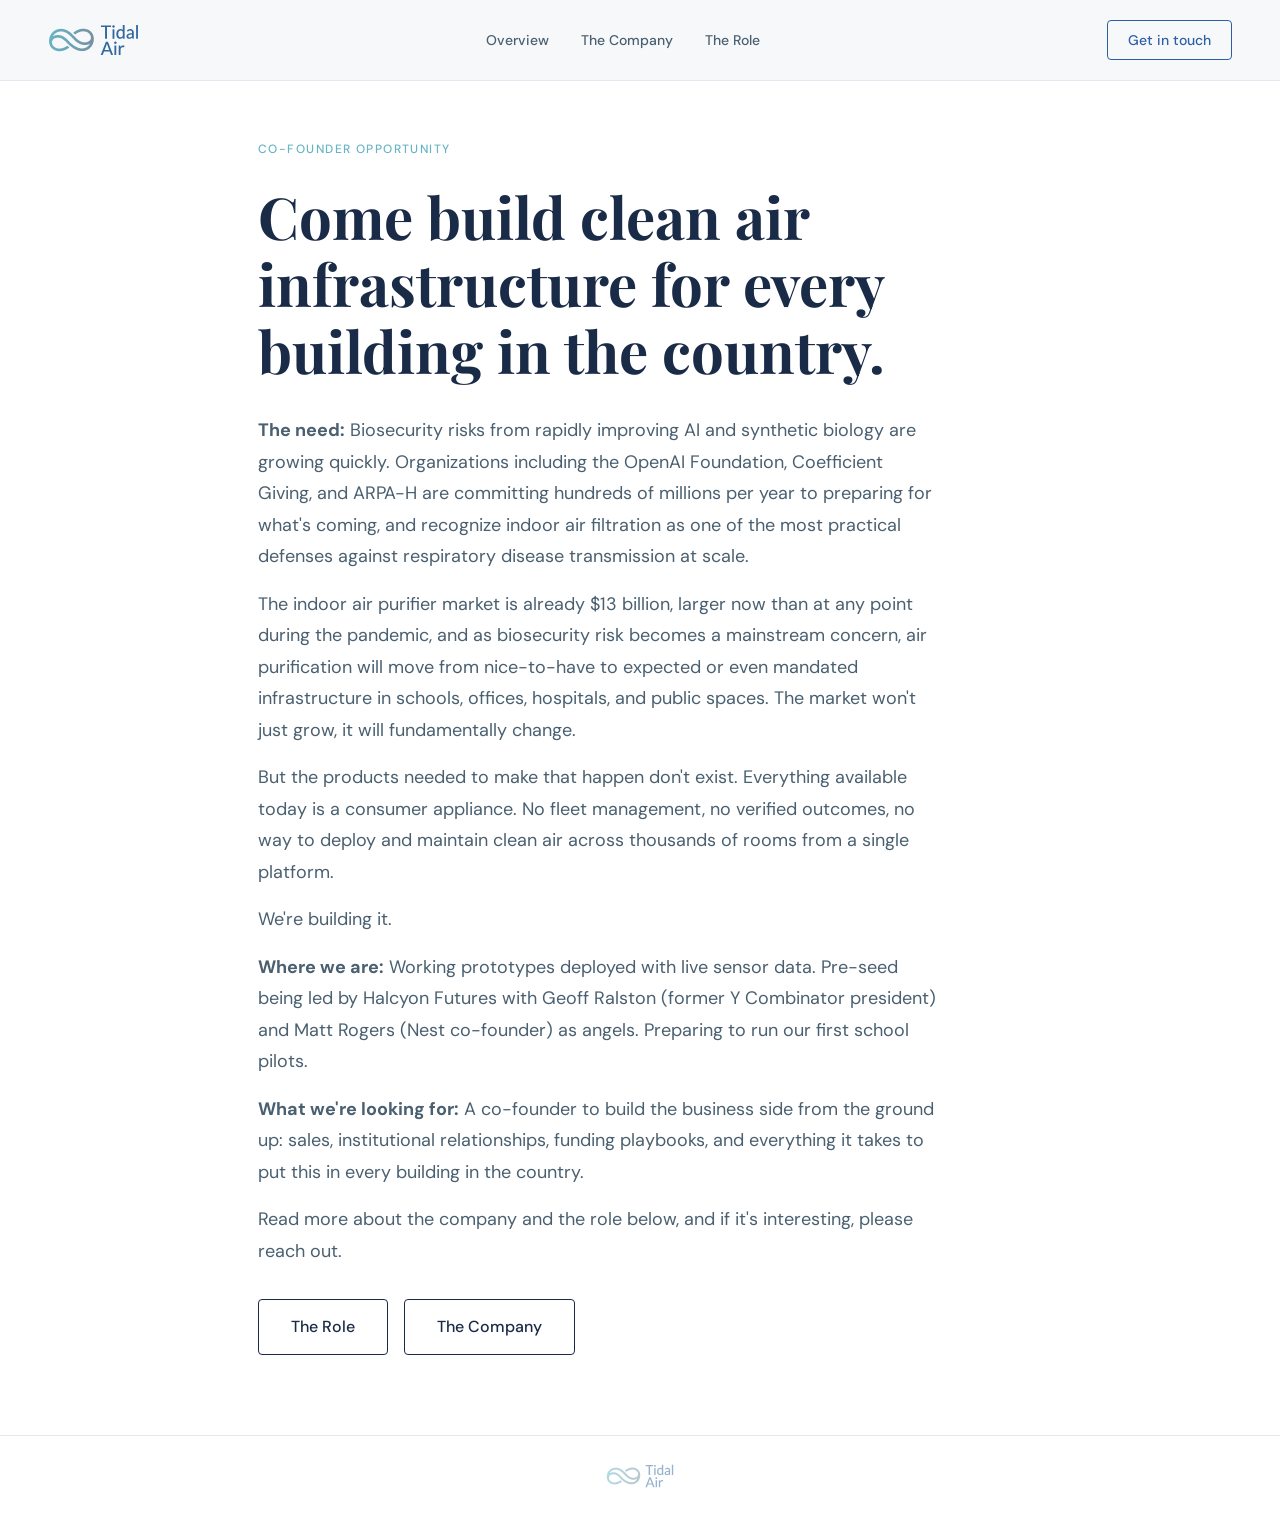
<file: index.html>
<!DOCTYPE html>
<html lang="en">
<head>
<meta charset="UTF-8">
<meta name="viewport" content="width=device-width, initial-scale=1.0">
<title>Co-Founder Opportunity -- Tidal Air</title>
<link rel="icon" href="images/favicon.ico" sizes="any">
<link rel="icon" type="image/png" sizes="32x32" href="images/favicon-32x32.png">
<link rel="icon" type="image/png" sizes="16x16" href="images/favicon-16x16.png">
<link rel="apple-touch-icon" href="images/apple-touch-icon.png">
<link rel="manifest" href="images/site.webmanifest">
<link rel="preconnect" href="https://fonts.googleapis.com">
<link rel="preconnect" href="https://fonts.gstatic.com" crossorigin>
<link href="https://fonts.googleapis.com/css2?family=Playfair+Display:wght@400;700;900&family=DM+Sans:wght@300;400;500&display=swap" rel="stylesheet">
<link rel="stylesheet" href="style.css">
<script async data-id="101507813" src="//static.getclicky.com/js"></script>
</head>
<body>

<nav>
  <a href="index.html" class="nav-logo"><img src="images/logo.svg" alt="Tidal Air"></a>
  <div class="nav-links">
    <a href="index.html">Overview</a>
    <a href="company.html">The Company</a>
    <a href="role.html">The Role</a>
  </div>
  <a href="mailto:bill@tidalairsystems.com" class="nav-btn">Get in touch</a>
</nav>

<!-- =============================================
     HERO
     - Main headline and blurb
     - CTA buttons link to company and role pages
============================================= -->
<section class="hero fade-in">
  <div class="hero-label">Co-Founder Opportunity</div>
  <h1>Come build clean air infrastructure for every building in the country.</h1>
 <div class="hero-body">
    <p><strong>The need:</strong> Biosecurity risks from rapidly improving AI and synthetic biology are growing quickly. Organizations including the OpenAI Foundation, Coefficient Giving, and ARPA-H are committing hundreds of millions per year to preparing for what's coming, and recognize indoor air filtration as one of the most practical defenses against respiratory disease transmission at scale.</p>
    <p>The indoor air purifier market is already $13 billion, larger now than at any point during the pandemic, and as biosecurity risk becomes a mainstream concern, air purification will move from nice-to-have to expected or even mandated infrastructure in schools, offices, hospitals, and public spaces. The market won't just grow, it will fundamentally change.</p>
    <p>But the products needed to make that happen don't exist. Everything available today is a consumer appliance. No fleet management, no verified outcomes, no way to deploy and maintain clean air across thousands of rooms from a single platform.</p>
    <p>We're building it.</p>
    <p><strong>Where we are:</strong> Working prototypes deployed with live sensor data. Pre-seed being led by Halcyon Futures with Geoff Ralston (former Y Combinator president) and Matt Rogers (Nest co-founder) as angels. Preparing to run our first school pilots.</p>
    <p><strong>What we're looking for:</strong> A co-founder to build the business side from the ground up: sales, institutional relationships, funding playbooks, and everything it takes to put this in every building in the country.</p>
    <p>Read more about the company and the role below, and if it's interesting, please reach out.</p>
  </div>
  <div class="hero-ctas">
    <a href="role.html" class="hero-cta-primary">The Role</a>
    <a href="company.html" class="hero-cta-secondary">The Company</a>
  </div>
</section>

<footer>
  <img src="images/logo.svg" alt="Tidal Air">
</footer>

<script>
  const observer = new IntersectionObserver((entries) => {
    entries.forEach(entry => {
      if (entry.isIntersecting) entry.target.classList.add('visible');
    });
  }, { threshold: 0.1 });
  document.querySelectorAll('.fade-in').forEach(el => observer.observe(el));
</script>

</body>
</html>
</file>
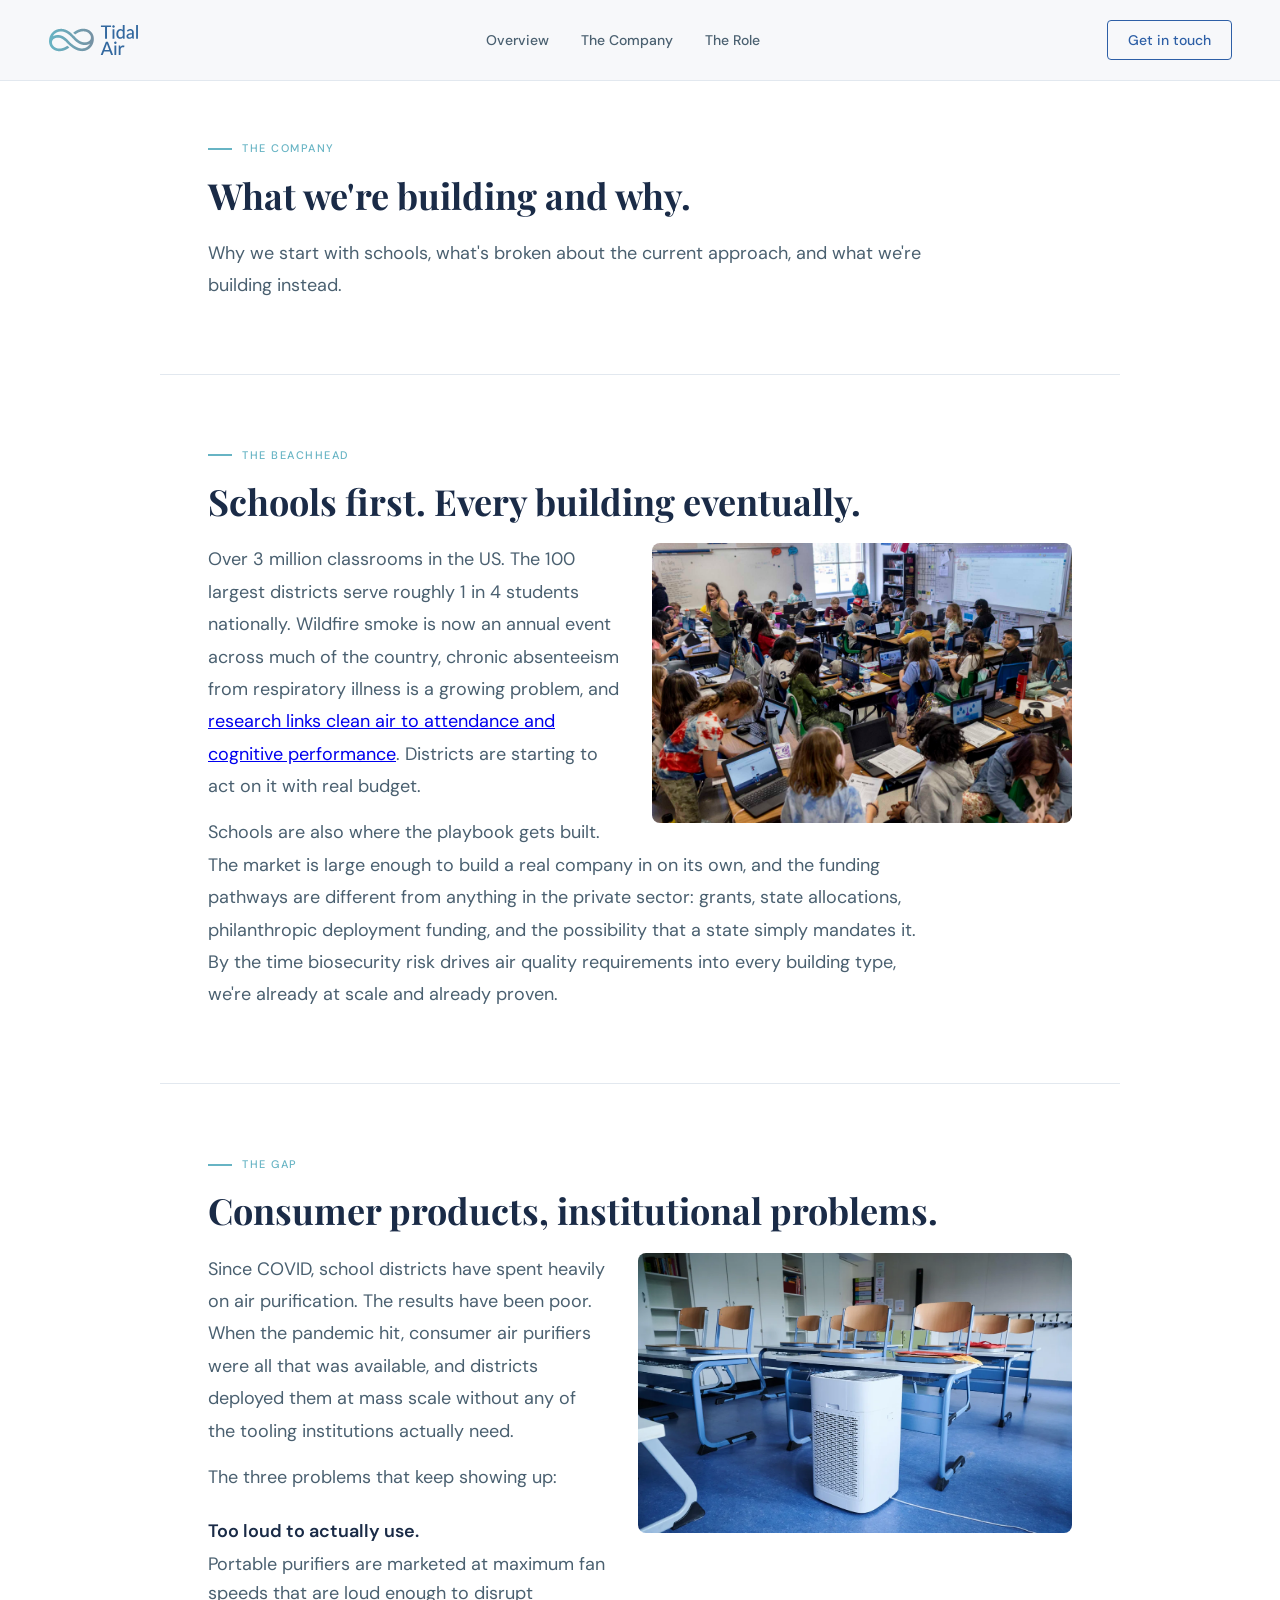
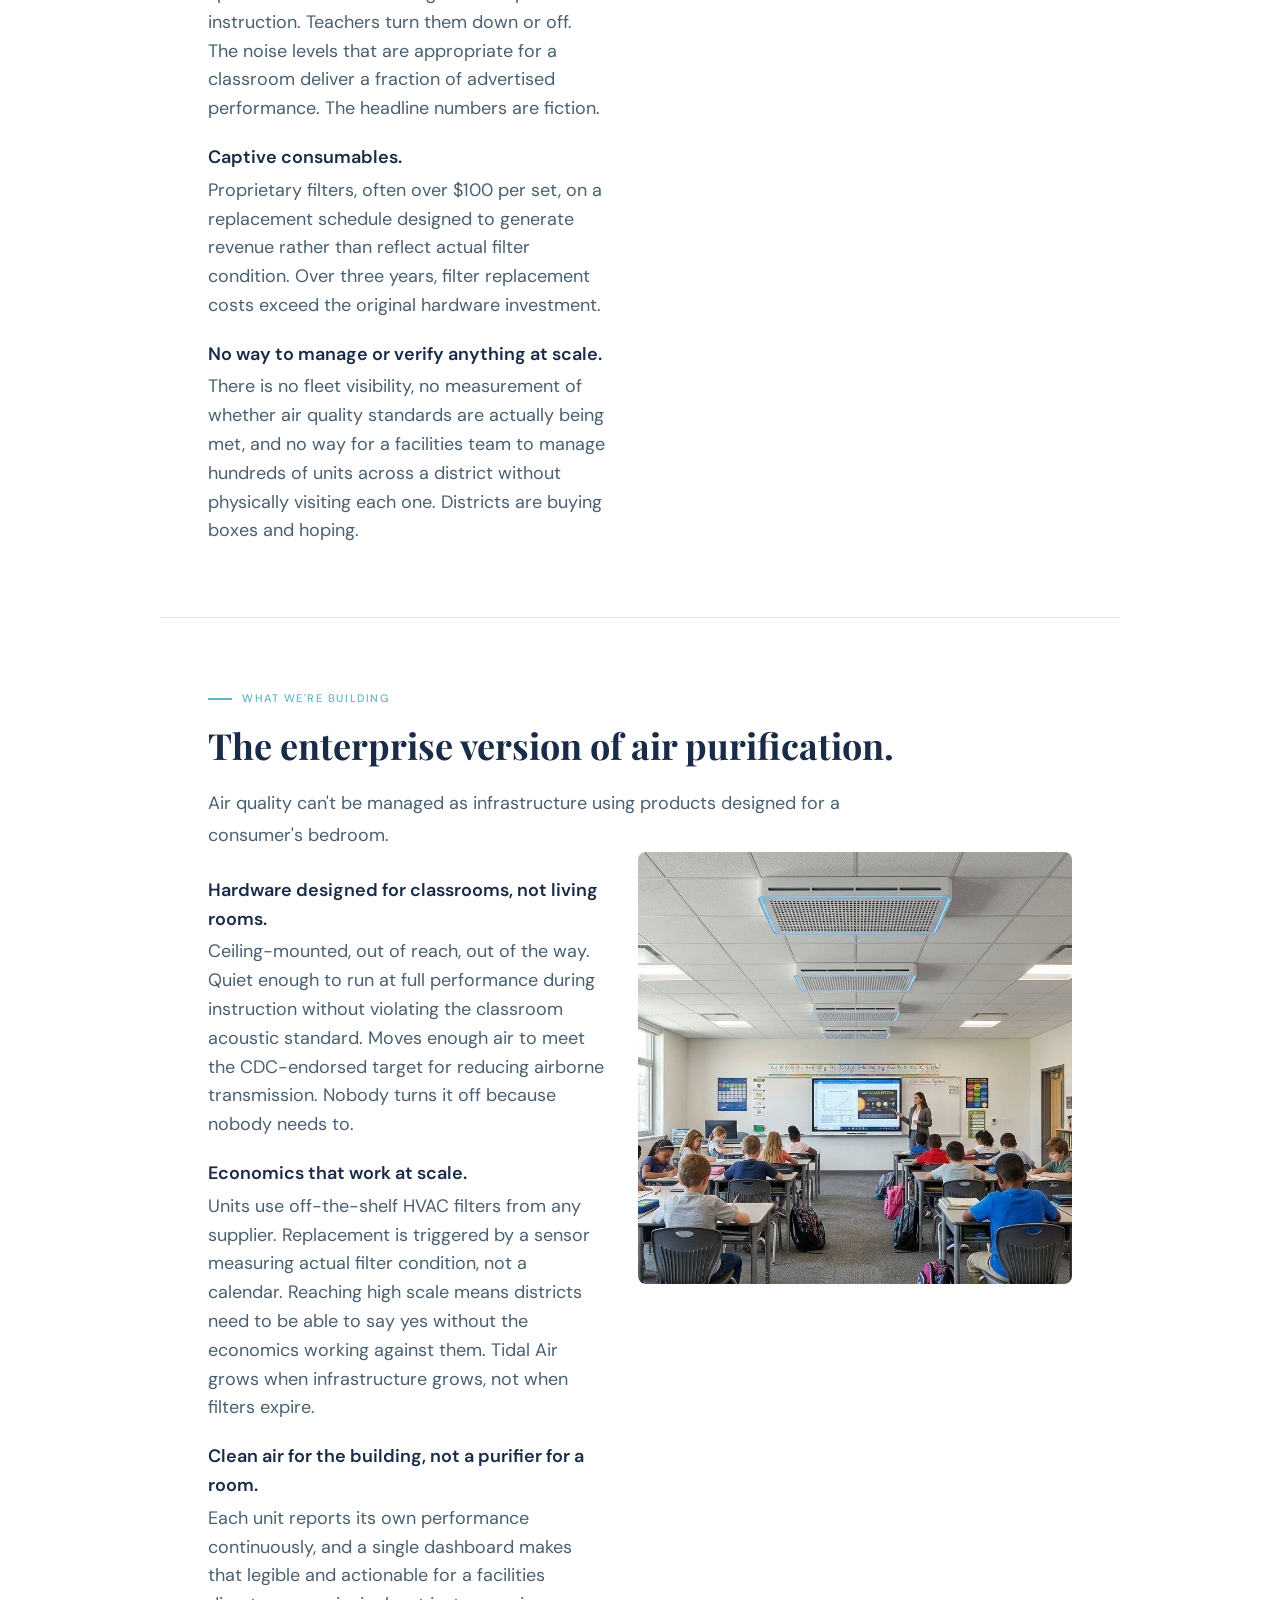
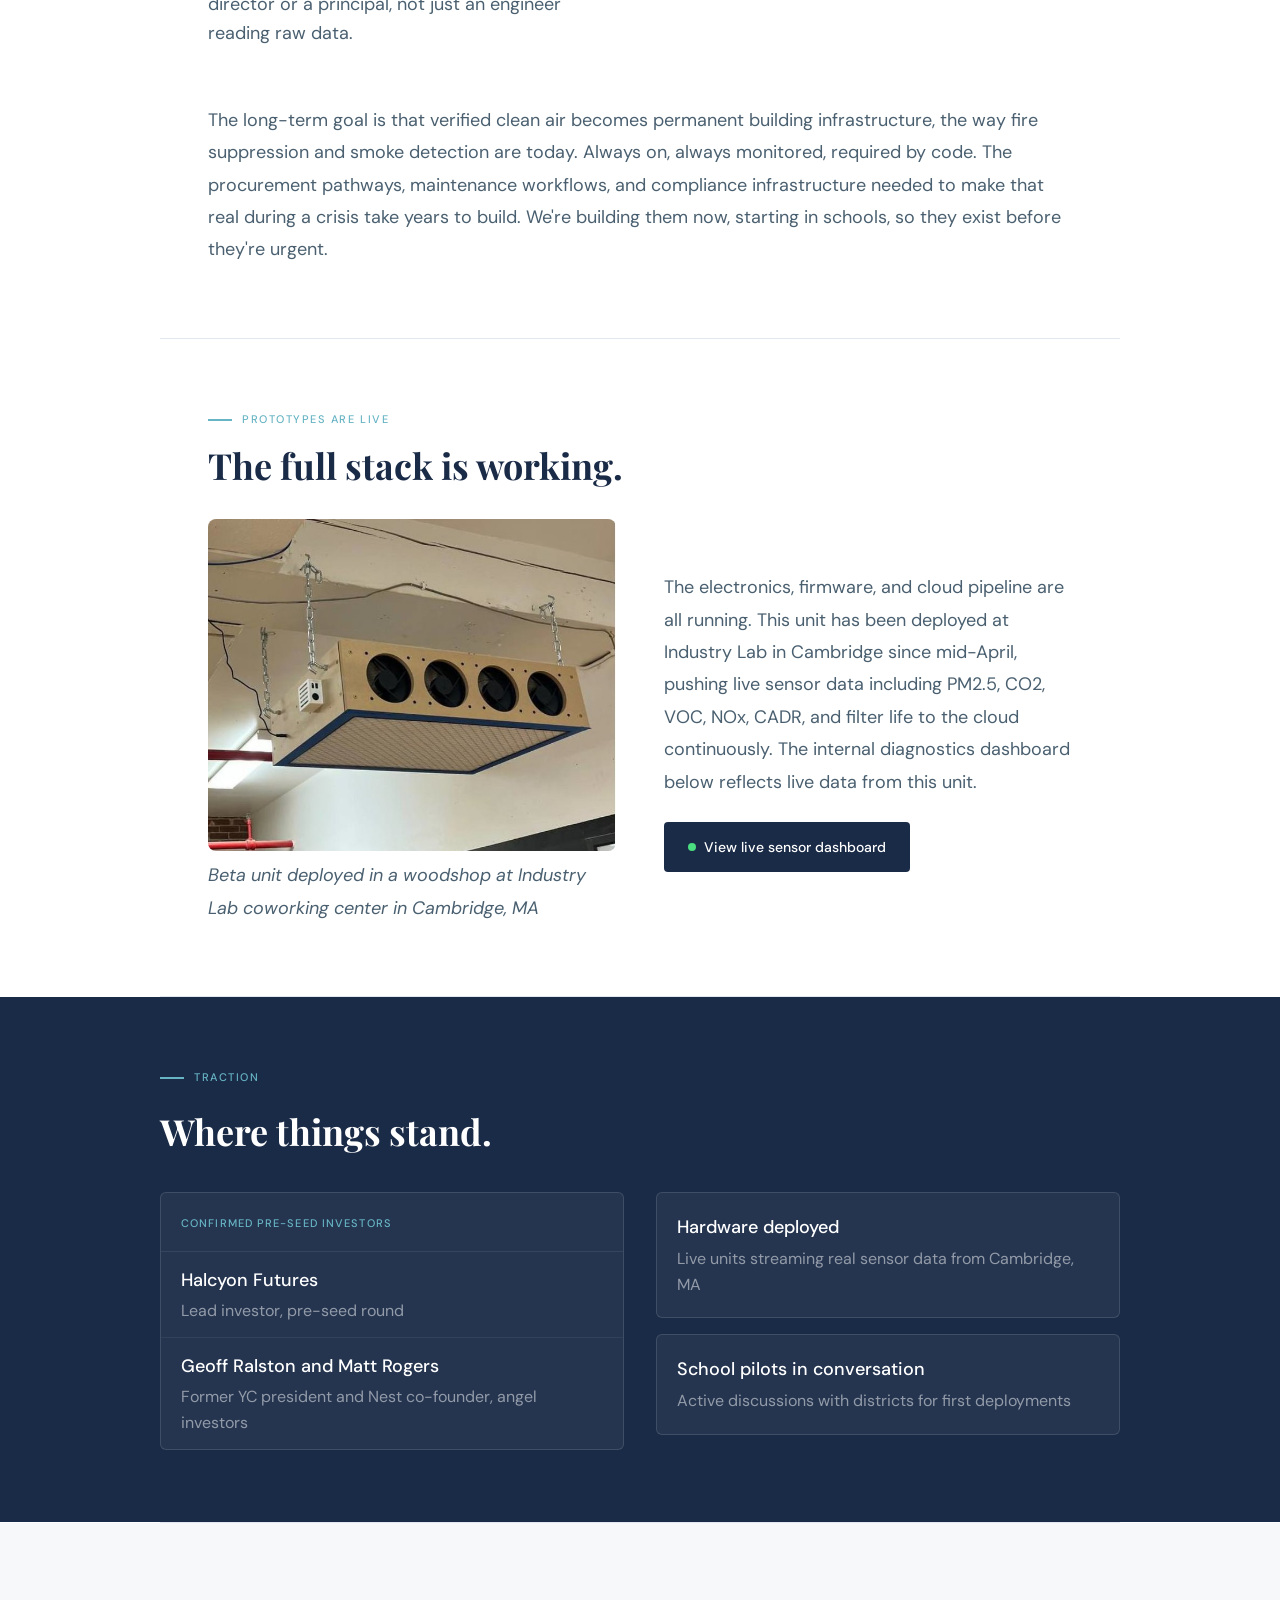
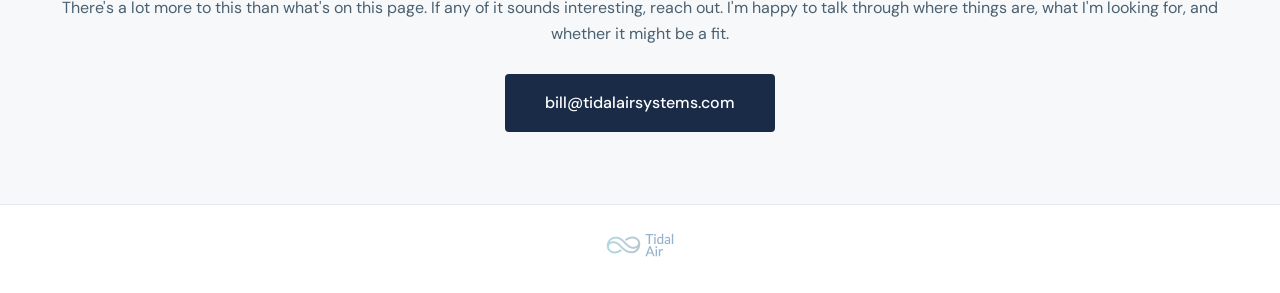
<file: company.html>
<!DOCTYPE html>
<html lang="en">
<head>
<meta charset="UTF-8">
<meta name="viewport" content="width=device-width, initial-scale=1.0">
<title>The Company -- Tidal Air</title>
<link rel="icon" href="images/favicon.ico" sizes="any">
<link rel="icon" type="image/png" sizes="32x32" href="images/favicon-32x32.png">
<link rel="icon" type="image/png" sizes="16x16" href="images/favicon-16x16.png">
<link rel="apple-touch-icon" href="images/apple-touch-icon.png">
<link rel="manifest" href="images/site.webmanifest">
<link rel="preconnect" href="https://fonts.googleapis.com">
<link rel="preconnect" href="https://fonts.gstatic.com" crossorigin>
<link href="https://fonts.googleapis.com/css2?family=Playfair+Display:wght@400;700;900&family=DM+Sans:wght@300;400;500&display=swap" rel="stylesheet">
<link rel="stylesheet" href="style.css">
<script async data-id="101507813" src="//static.getclicky.com/js"></script>
<style>
  #building-img { width: 434px; max-height: none; }
  @media (max-width: 700px) {
    #building-img { width: 100%; }
  }
</style>
</head>
<body>

<nav>
  <a href="index.html" class="nav-logo"><img src="images/logo.svg" alt="Tidal Air"></a>
  <div class="nav-links">
    <a href="index.html">Overview</a>
    <a href="company.html">The Company</a>
    <a href="role.html">The Role</a>
  </div>
  <a href="mailto:bill@tidalairsystems.com" class="nav-btn">Get in touch</a>
</nav>

<!-- =============================================
     OPENER
     - Framing for the company page
============================================= -->
<section class="section page-top fade-in">
  <div class="section-label">The company</div>
  <h2>What we're building and why.</h2>
  <p>Why we start with schools, what's broken about the current approach, and what we're building instead.</p>
</section>

<hr class="divider">

<!-- =============================================
     BEACHHEAD
     - Why schools, what's broken today
============================================= -->
<section class="section fade-in">
  <div class="section-label">The beachhead</div>
  <h2>Schools first. Every building eventually.</h2>
  <img src="images/CrowdedClass.jpg" alt="Crowded classroom" class="beachhead-img">
  <p>Over 3 million classrooms in the US. The 100 largest districts serve roughly 1 in 4 students nationally. Wildfire smoke is now an annual event across much of the country, chronic absenteeism from respiratory illness is a growing problem, and <a href="https://cleanschoolair.org/case-for-clean-air">research links clean air to attendance and cognitive performance</a>. Districts are starting to act on it with real budget.</p>
  <p>Schools are also where the playbook gets built. The market is large enough to build a real company in on its own, and the funding pathways are different from anything in the private sector: grants, state allocations, philanthropic deployment funding, and the possibility that a state simply mandates it. By the time biosecurity risk drives air quality requirements into every building type, we're already at scale and already proven.</p>
</section>

<hr class="divider">

<!-- =============================================
     THE GAP
     - Why the existing category is broken
============================================= -->
<section class="section fade-in">
  <div class="section-label">The gap</div>
  <h2>Consumer products, institutional problems.</h2>
  <img src="images/ClassroomPurifier.webp" alt="Portable air purifier in a classroom" class="beachhead-img">
  <p>Since COVID, school districts have spent heavily on air purification. The results have been poor. When the pandemic hit, consumer air purifiers were all that was available, and districts deployed them at mass scale without any of the tooling institutions actually need.</p>
  <p>The three problems that keep showing up:</p>

  <div class="vision-points">
    <div class="vision-point">
      <strong style="font-size:18px;">Too loud to actually use.</strong>
      <p style="font-size:18px;">Portable purifiers are marketed at maximum fan speeds that are loud enough to disrupt instruction. Teachers turn them down or off. The noise levels that are appropriate for a classroom deliver a fraction of advertised performance. The headline numbers are fiction.</p>
    </div>
    <div class="vision-point">
      <strong style="font-size:18px;">Captive consumables.</strong>
      <p style="font-size:18px;">Proprietary filters, often over $100 per set, on a replacement schedule designed to generate revenue rather than reflect actual filter condition. Over three years, filter replacement costs exceed the original hardware investment.</p>
    </div>
    <div class="vision-point">
      <strong style="font-size:18px;">No way to manage or verify anything at scale.</strong>
      <p style="font-size:18px;">There is no fleet visibility, no measurement of whether air quality standards are actually being met, and no way for a facilities team to manage hundreds of units across a district without physically visiting each one. Districts are buying boxes and hoping.</p>
    </div>
  </div>


</section>

<hr class="divider">

<!-- =============================================
     PRODUCT VISION
     - Image: images/rendering-classroom.jpg
     - Three feature points on the right
============================================= -->
<section class="section fade-in">
  <div class="section-label">What we're building</div>
  <h2>The enterprise version of air purification.</h2>
  <p>Air quality can't be managed as infrastructure using products designed for a consumer's bedroom.</p>
  <img src="images/rendering-classroom.jpg" alt="Tidal Air ceiling unit in classroom" class="beachhead-img" id="building-img">
  <div class="vision-points">
    <div class="vision-point">
      <strong style="font-size:18px;">Hardware designed for classrooms, not living rooms.</strong>
      <p style="font-size:18px;">Ceiling-mounted, out of reach, out of the way. Quiet enough to run at full performance during instruction without violating the classroom acoustic standard. Moves enough air to meet the CDC-endorsed target for reducing airborne transmission. Nobody turns it off because nobody needs to.</p>
    </div>
    <div class="vision-point">
      <strong style="font-size:18px;">Economics that work at scale.</strong>
      <p style="font-size:18px;">Units use off-the-shelf HVAC filters from any supplier. Replacement is triggered by a sensor measuring actual filter condition, not a calendar. Reaching high scale means districts need to be able to say yes without the economics working against them. Tidal Air grows when infrastructure grows, not when filters expire.</p>
    </div>
    <div class="vision-point">
      <strong style="font-size:18px;">Clean air for the building, not a purifier for a room.</strong>
      <p style="font-size:18px;">Each unit reports its own performance continuously, and a single dashboard makes that legible and actionable for a facilities director or a principal, not just an engineer reading raw data.</p>
    </div>
  </div>
  <p style="margin-top:32px;padding-top:24px;font-size:18px;color:var(--slate);line-height:1.8;max-width:none;">The long-term goal is that verified clean air becomes permanent building infrastructure, the way fire suppression and smoke detection are today. Always on, always monitored, required by code. The procurement pathways, maintenance workflows, and compliance infrastructure needed to make that real during a crisis take years to build. We're building them now, starting in schools, so they exist before they're urgent.</p>
</section>

<hr class="divider">

<!-- =============================================
     PROTOTYPES ARE LIVE
     - Image: images/prototype-cambridge.jpg
     - Links to live Grafana dashboard
============================================= -->
<section class="section fade-in">
  <div class="section-label">Prototypes are live</div>
  <h2>The full stack is working.</h2>
  <div class="prototype-grid">
    <div>
      <img src="images/prototype-cambridge.jpg" alt="Beta unit deployed at Industry Lab Cambridge">
      <p class="prototype-caption">Beta unit deployed in a woodshop at Industry Lab coworking center in Cambridge, MA</p>
    </div>
    <div>
      <p>The electronics, firmware, and cloud pipeline are all running. This unit has been deployed at Industry Lab in Cambridge since mid-April, pushing live sensor data including PM2.5, CO2, VOC, NOx, CADR, and filter life to the cloud continuously. The internal diagnostics dashboard below reflects live data from this unit.</p>
      <a href="https://tbdair.grafana.net/public-dashboards/8e7f2252cd314fc6a07604733c34a6c2?from=now-4d&to=now&timezone=browser" target="_blank" class="live-link">
        <span class="live-dot"></span>
        View live sensor dashboard
      </a>
    </div>
  </div>
</section>

<hr class="divider">

<!-- =============================================
     TRACTION
     - Left: investor block
     - Right: three proof points
============================================= -->
<div class="dark-section fade-in">
  <div class="dark-section-inner">
    <div class="section-label">Traction</div>
    <h2>Where things stand.</h2>
    <div class="traction-layout">

      <div class="investor-block">
        <div class="investor-header"><span>Confirmed Pre-Seed Investors</span></div>
        <div class="investor-row">
          <strong style="font-size:18px;">Halcyon Futures</strong>
          <span style="font-size:16px;">Lead investor, pre-seed round</span>
        </div>
        <div class="investor-row">
          <strong style="font-size:18px;">Geoff Ralston and Matt Rogers</strong>
          <span style="font-size:16px;">Former YC president and Nest co-founder, angel investors</span>
        </div>
      </div>

      <div class="proof-items">
        <div class="proof-item">
          <strong style="font-size:18px;">Hardware deployed</strong>
          <span style="font-size:16px;">Live units streaming real sensor data from Cambridge, MA</span>
        </div>
        <div class="proof-item">
          <strong style="font-size:18px;">School pilots in conversation</strong>
          <span style="font-size:16px;">Active discussions with districts for first deployments</span>
        </div>
      </div>

    </div>
  </div>
</div>

<hr class="divider">

<div class="cta-section fade-in">
  <p>There's a lot more to this than what's on this page. If any of it sounds interesting, reach out. I'm happy to talk through where things are, what I'm looking for, and whether it might be a fit.</p>
  <a href="mailto:bill@tidalairsystems.com" class="cta-email">bill@tidalairsystems.com</a>
</div>

<footer>
  <img src="images/logo.svg" alt="Tidal Air">
</footer>

<script>
  const observer = new IntersectionObserver((entries) => {
    entries.forEach(entry => {
      if (entry.isIntersecting) entry.target.classList.add('visible');
    });
  }, { threshold: 0.1 });
  document.querySelectorAll('.fade-in').forEach(el => observer.observe(el));
</script>

</body>
</html>
</file>
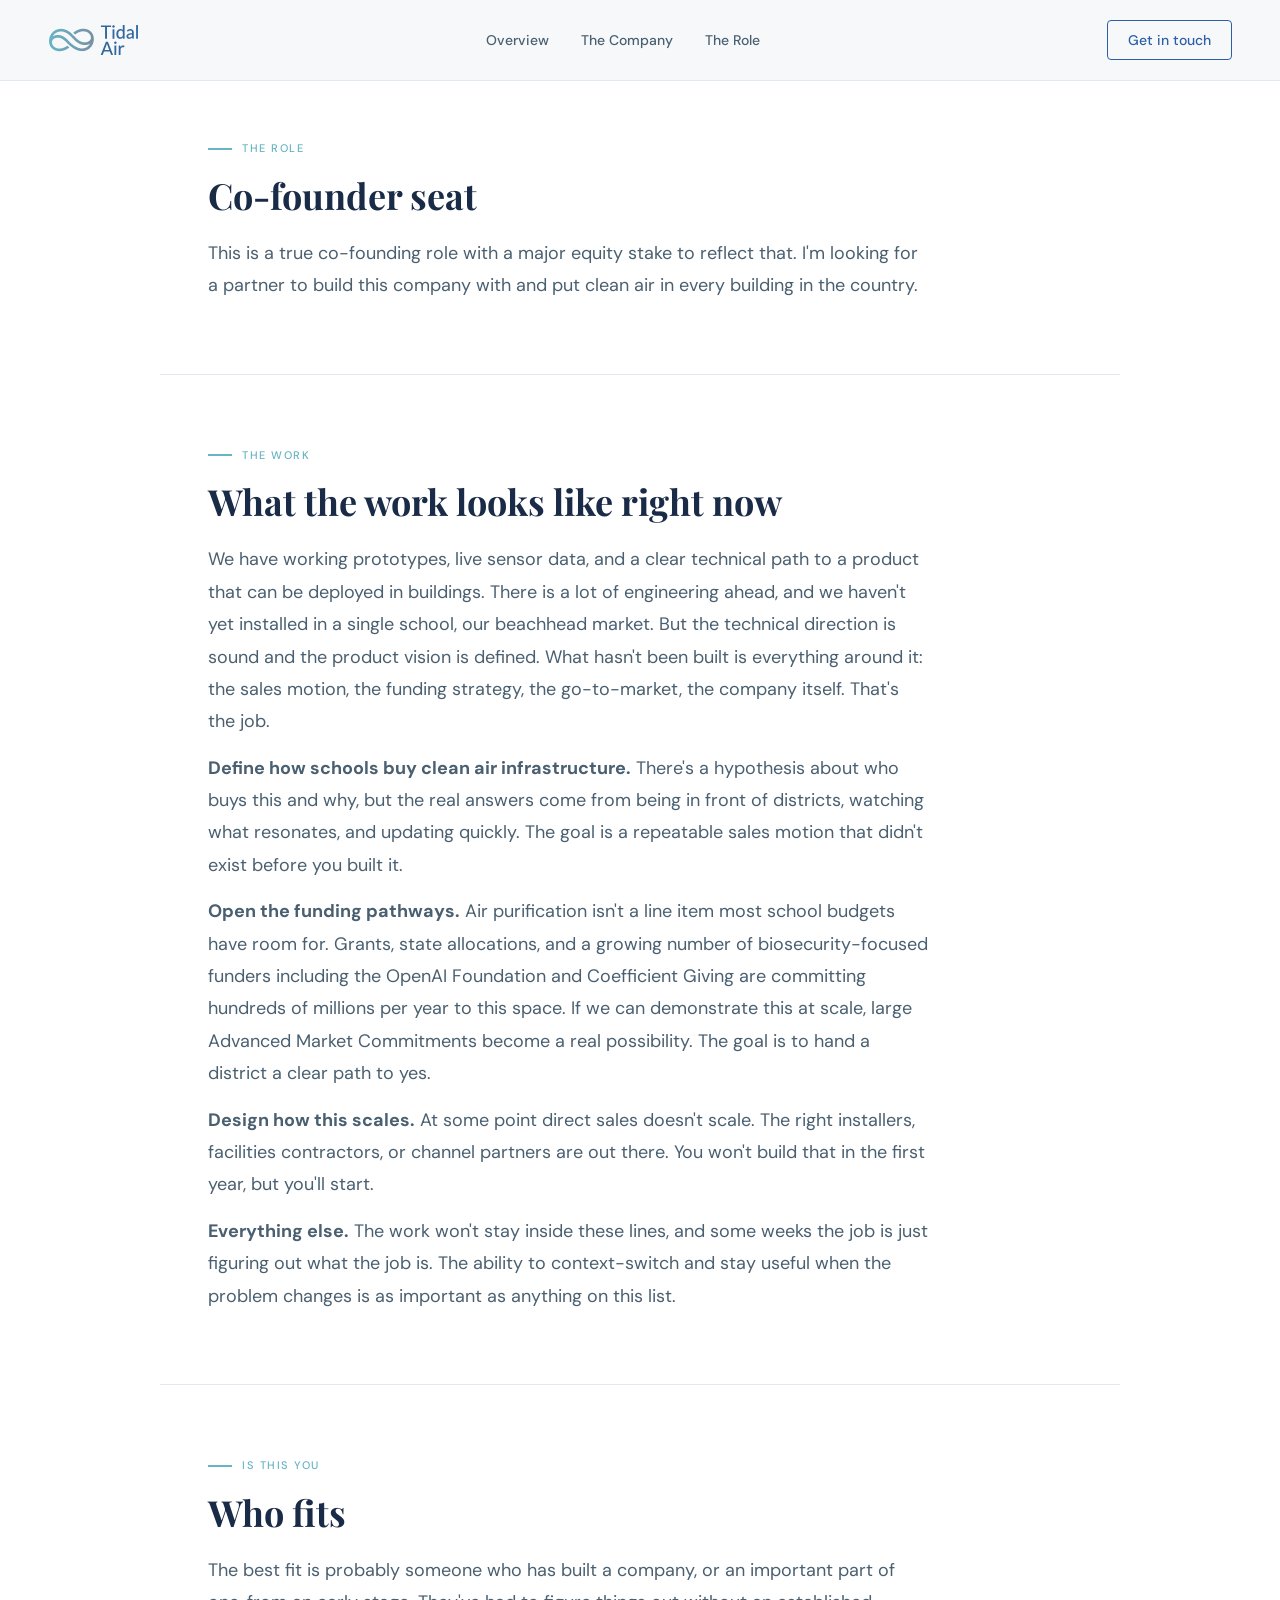
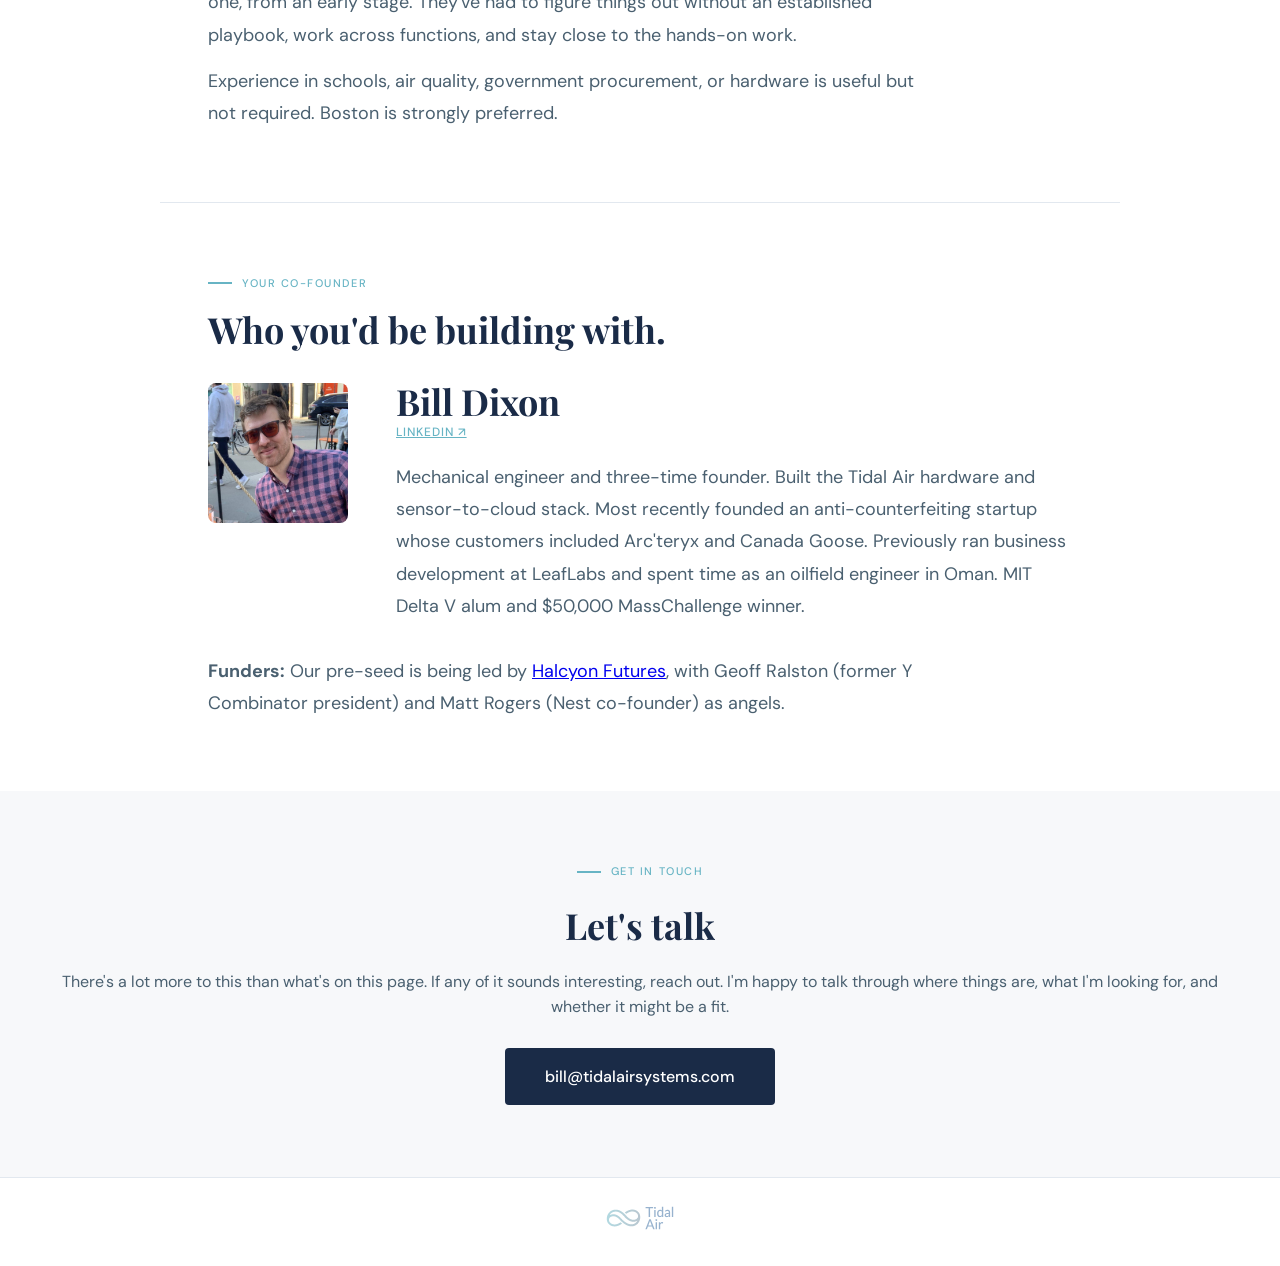
<file: role.html>
<!DOCTYPE html>
<html lang="en">
<head>
<meta charset="UTF-8">
<meta name="viewport" content="width=device-width, initial-scale=1.0">
<title>The Role -- Tidal Air</title>
<link rel="icon" href="images/favicon.ico" sizes="any">
<link rel="icon" type="image/png" sizes="32x32" href="images/favicon-32x32.png">
<link rel="icon" type="image/png" sizes="16x16" href="images/favicon-16x16.png">
<link rel="apple-touch-icon" href="images/apple-touch-icon.png">
<link rel="manifest" href="images/site.webmanifest">
<link rel="preconnect" href="https://fonts.googleapis.com">
<link rel="preconnect" href="https://fonts.gstatic.com" crossorigin>
<link href="https://fonts.googleapis.com/css2?family=Playfair+Display:wght@400;700;900&family=DM+Sans:wght@300;400;500&display=swap" rel="stylesheet">
<link rel="stylesheet" href="style.css">
<script async data-id="101507813" src="//static.getclicky.com/js"></script>
</head>
<body>

<nav>
  <a href="index.html" class="nav-logo"><img src="images/logo.svg" alt="Tidal Air"></a>
  <div class="nav-links">
    <a href="index.html">Overview</a>
    <a href="company.html">The Company</a>
    <a href="role.html">The Role</a>
  </div>
  <a href="mailto:bill@tidalairsystems.com" class="nav-btn">Get in touch</a>
</nav>

<!-- =============================================
     CO-FOUNDER SEAT
============================================= -->
<section class="section page-top fade-in">
  <div class="section-label">The role</div>
  <h2>Co-founder seat</h2>
  <p>This is a true co-founding role with a major equity stake to reflect that. I'm looking for a partner to build this company with and put clean air in every building in the country.</p>
</section>

<hr class="divider">

<!-- =============================================
     WHAT THE WORK LOOKS LIKE RIGHT NOW
============================================= -->
<section class="section fade-in">
  <div class="section-label">The work</div>
  <h2>What the work looks like right now</h2>
  <p>We have working prototypes, live sensor data, and a clear technical path to a product that can be deployed in buildings. There is a lot of engineering ahead, and we haven't yet installed in a single school, our beachhead market. But the technical direction is sound and the product vision is defined. What hasn't been built is everything around it: the sales motion, the funding strategy, the go-to-market, the company itself. That's the job.</p>
<p><strong>Define how schools buy clean air infrastructure.</strong> There's a hypothesis about who buys this and why, but the real answers come from being in front of districts, watching what resonates, and updating quickly. The goal is a repeatable sales motion that didn't exist before you built it.</p>
  <p><strong>Open the funding pathways.</strong> Air purification isn't a line item most school budgets have room for. Grants, state allocations, and a growing number of biosecurity-focused funders including the OpenAI Foundation and Coefficient Giving are committing hundreds of millions per year to this space. If we can demonstrate this at scale, large Advanced Market Commitments become a real possibility. The goal is to hand a district a clear path to yes.</p>
  <p><strong>Design how this scales.</strong> At some point direct sales doesn't scale. The right installers, facilities contractors, or channel partners are out there. You won't build that in the first year, but you'll start.</p>
  <p><strong>Everything else.</strong> The work won't stay inside these lines, and some weeks the job is just figuring out what the job is. The ability to context-switch and stay useful when the problem changes is as important as anything on this list.</p>
</section>

<hr class="divider">

<!-- =============================================
     WHO FITS
============================================= -->
<section class="section fade-in">
  <div class="section-label">Is this you</div>
  <h2>Who fits</h2>
  <p>The best fit is probably someone who has built a company, or an important part of one, from an early stage. They've had to figure things out without an established playbook, work across functions, and stay close to the hands-on work.</p>
  <p>Experience in schools, air quality, government procurement, or hardware is useful but not required. Boston is strongly preferred.</p>
</section>

<hr class="divider">

<!-- =============================================
     FOUNDER & BACKERS
============================================= -->
<section class="section fade-in">
  <div class="section-label">Your co-founder</div>
  <h2>Who you'd be building with.</h2>

  <div class="founder-grid">
    <img class="founder-photo" src="images/DixonHeadshot.jpg" alt="Bill Dixon">
    <div>
      <div class="founder-name">Bill Dixon</div>
      <div class="founder-title"><a href="https://www.linkedin.com/in/william-dixon-18957a34/" target="_blank" rel="noopener">LinkedIn &#8599;</a></div>
      <div class="founder-body">
        <p>Mechanical engineer and three-time founder. Built the Tidal Air hardware and sensor-to-cloud stack. Most recently founded an anti-counterfeiting startup whose customers included Arc'teryx and Canada Goose. Previously ran business development at LeafLabs and spent time as an oilfield engineer in Oman. MIT Delta V alum and $50,000 MassChallenge winner.</p>
      </div>
    </div>
  </div>

  <p><strong>Funders:</strong> Our pre-seed is being led by <a href="https://halcyonfutures.org/" target="_blank" rel="noopener">Halcyon Futures</a>, with Geoff Ralston (former Y Combinator president) and Matt Rogers (Nest co-founder) as angels.</p>
</section>

<!-- =============================================
     CTA
============================================= -->
<div class="cta-section fade-in">
  <div class="section-label" style="justify-content:center;">Get in touch</div>
  <h2>Let's talk</h2>
  <p>There's a lot more to this than what's on this page. If any of it sounds interesting, reach out. I'm happy to talk through where things are, what I'm looking for, and whether it might be a fit.</p>
  <a href="mailto:bill@tidalairsystems.com" class="cta-email">bill@tidalairsystems.com</a>
</div>

<footer>
  <img src="images/logo.svg" alt="Tidal Air">
</footer>

<script>
  const observer = new IntersectionObserver((entries) => {
    entries.forEach(entry => {
      if (entry.isIntersecting) entry.target.classList.add('visible');
    });
  }, { threshold: 0.1 });
  document.querySelectorAll('.fade-in').forEach(el => observer.observe(el));
</script>

</body>
</html>
</file>
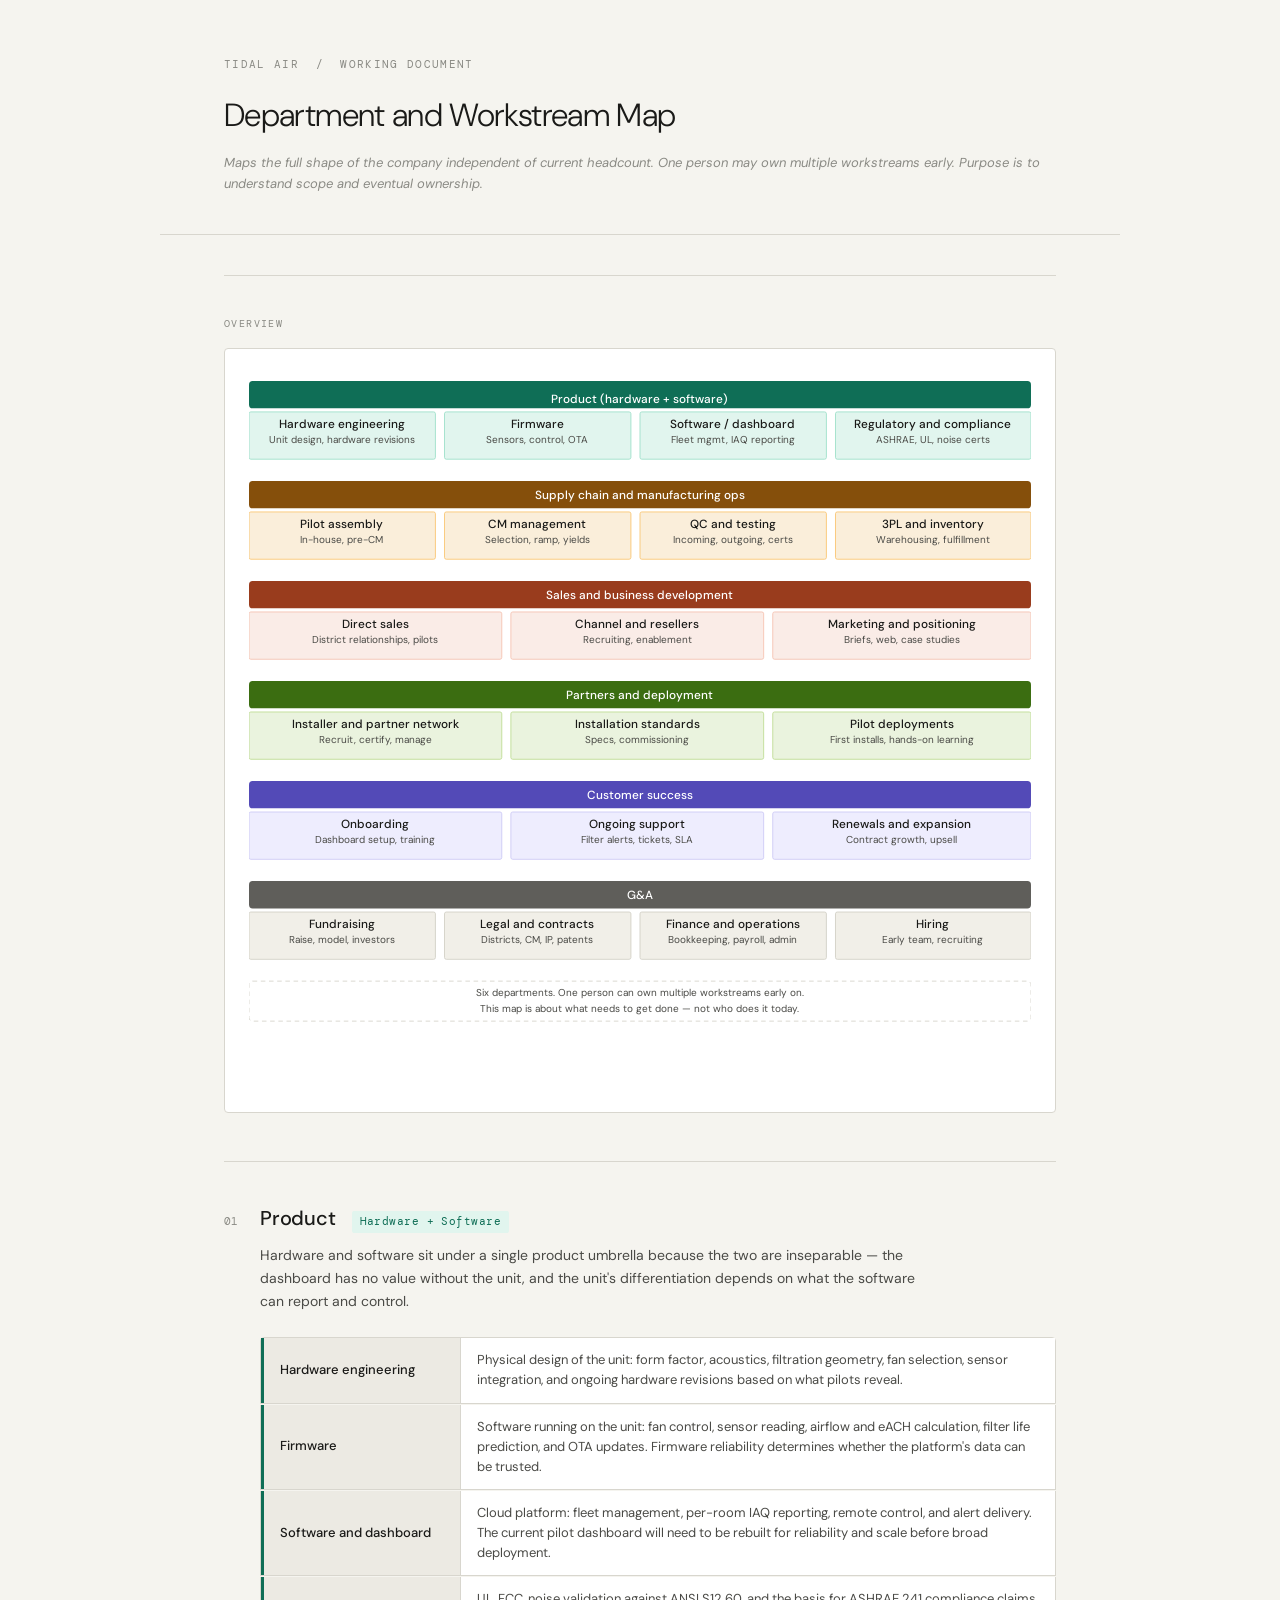
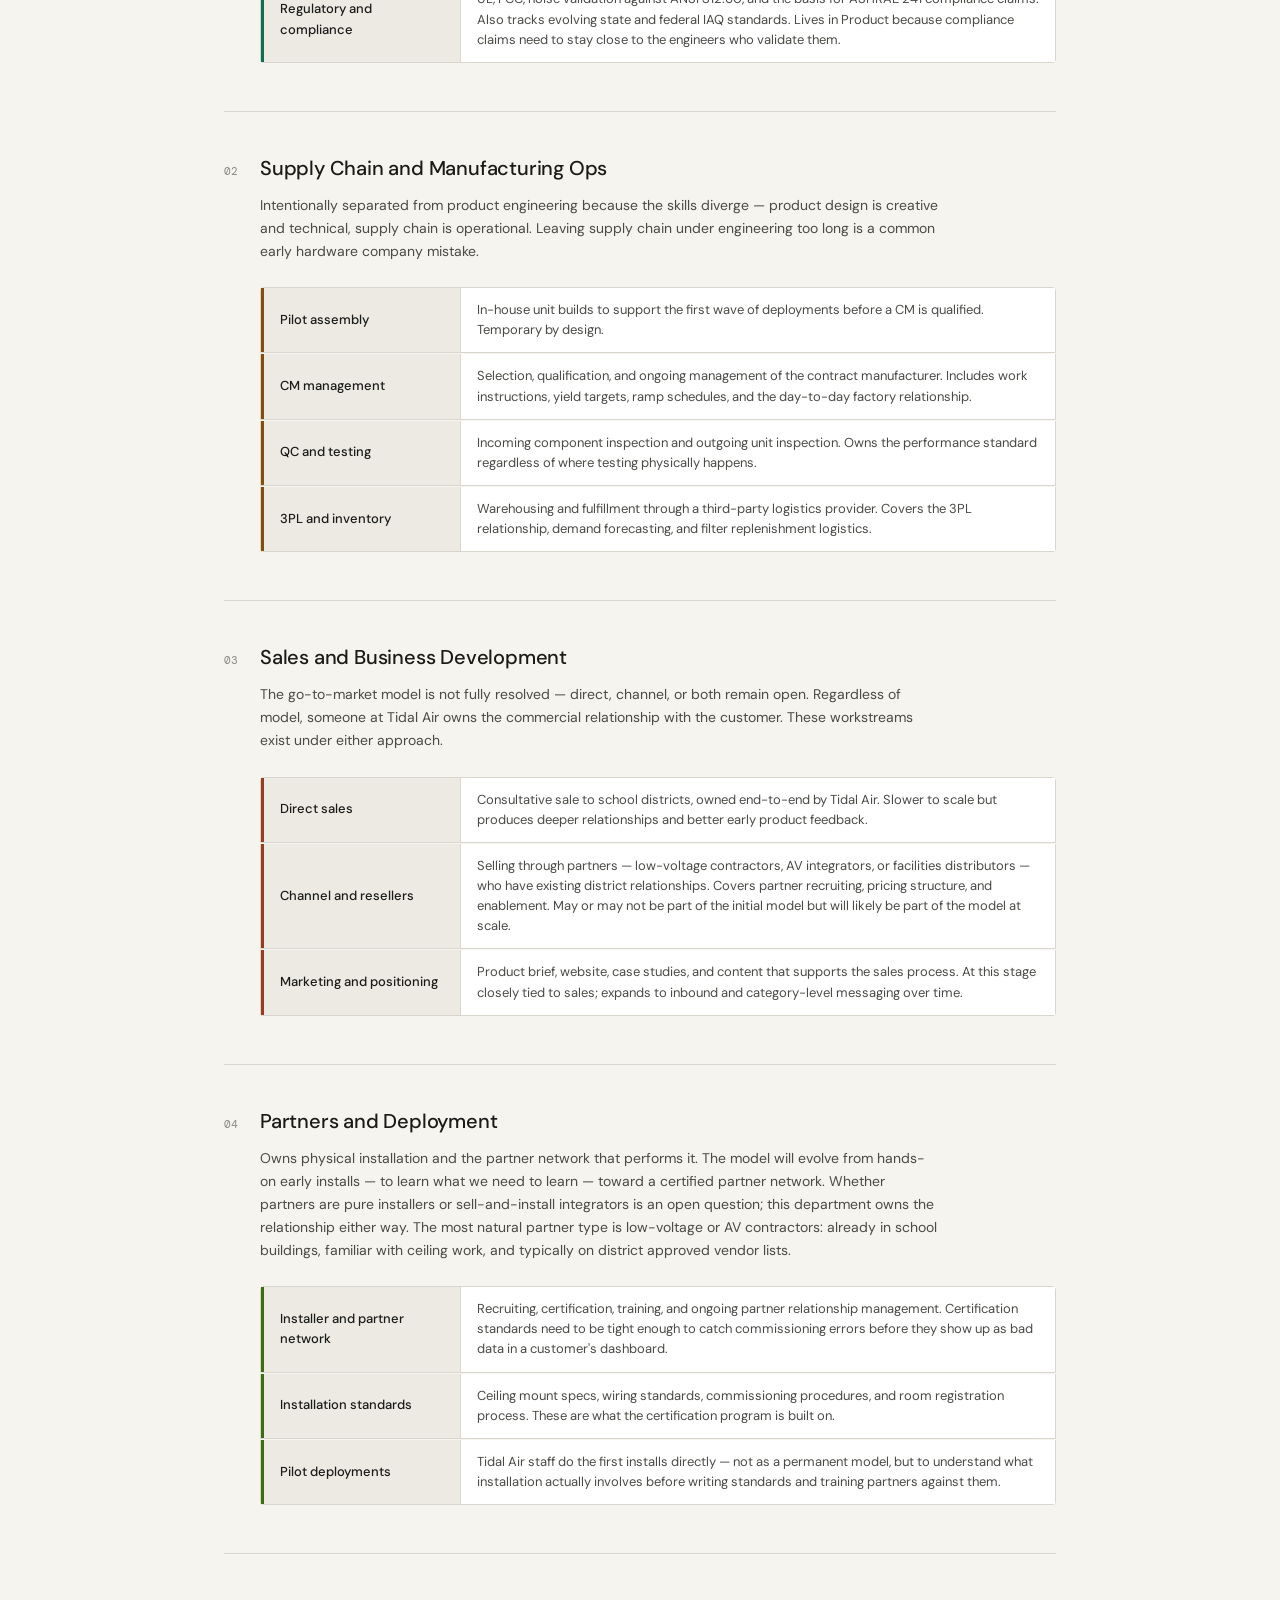
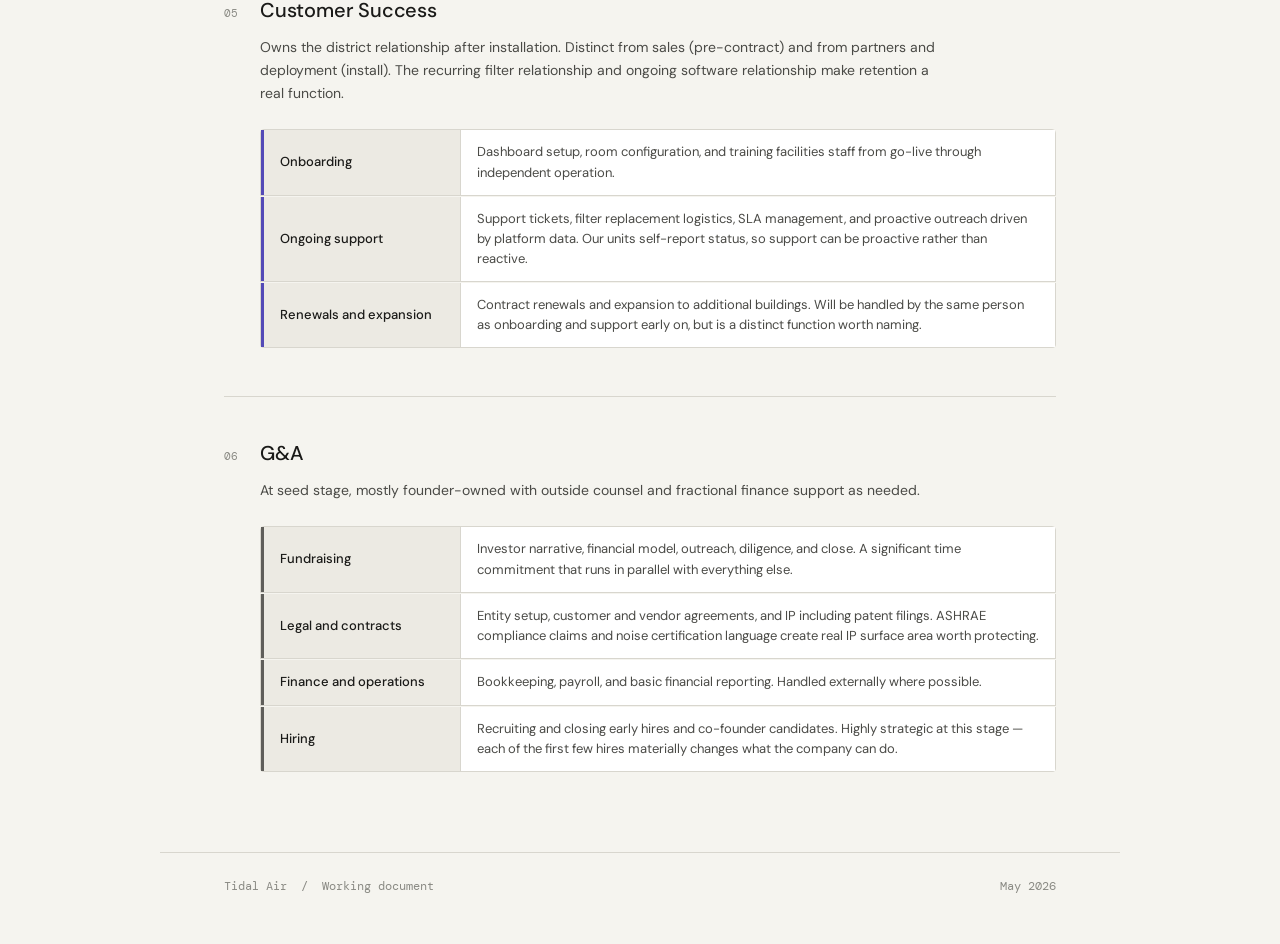
<file: tidal-air-workstream.html>
<!DOCTYPE html>
<html lang="en">
<head>
<meta charset="UTF-8">
<meta name="viewport" content="width=device-width, initial-scale=1.0">
<title>Tidal Air — Department and Workstream Map</title>
<style>
  @import url('https://fonts.googleapis.com/css2?family=DM+Sans:wght@300;400;500&family=DM+Mono:wght@400;500&display=swap');

  *, *::before, *::after { box-sizing: border-box; margin: 0; padding: 0; }

  :root {
    --ink: #1a1a18;
    --ink-mid: #4a4a46;
    --ink-light: #8a8a84;
    --paper: #f5f4ef;
    --paper-mid: #eceae3;
    --rule: #d8d6ce;
    --teal: #0f6e56;
    --teal-light: #e1f5ee;
    --amber: #854f0b;
    --amber-light: #faeeda;
    --coral: #993c1d;
    --coral-light: #faece7;
    --green: #3b6d11;
    --green-light: #eaf3de;
    --purple: #534ab7;
    --purple-light: #eeedfe;
    --gray: #5f5e5a;
    --gray-light: #f1efe8;
    --blue: #185fa5;
    --blue-light: #e6f1fb;
  }

  html { font-size: 16px; }

  body {
    font-family: 'DM Sans', sans-serif;
    background: var(--paper);
    color: var(--ink);
    line-height: 1.6;
    padding: 0;
  }

  /* Header */
  .header {
    padding: 56px 64px 40px;
    border-bottom: 1px solid var(--rule);
    max-width: 960px;
    margin: 0 auto;
  }

  .header-label {
    font-family: 'DM Mono', monospace;
    font-size: 11px;
    letter-spacing: 0.12em;
    text-transform: uppercase;
    color: var(--ink-light);
    margin-bottom: 16px;
  }

  .header h1 {
    font-size: 32px;
    font-weight: 300;
    letter-spacing: -0.02em;
    color: var(--ink);
    margin-bottom: 12px;
  }

  .header-meta {
    font-size: 13px;
    color: var(--ink-light);
    font-style: italic;
  }

  /* Main layout */
  .content {
    max-width: 960px;
    margin: 0 auto;
    padding: 0 64px 80px;
  }

  /* Section: diagram */
  .section-label {
    font-family: 'DM Mono', monospace;
    font-size: 10px;
    letter-spacing: 0.14em;
    text-transform: uppercase;
    color: var(--ink-light);
    padding: 40px 0 16px;
    border-top: 1px solid var(--rule);
    margin-top: 40px;
  }

  .diagram-wrap {
    background: white;
    border: 1px solid var(--rule);
    border-radius: 4px;
    padding: 32px 24px;
    overflow-x: auto;
  }

  /* Department sections */
  .dept {
    margin-top: 48px;
    padding-top: 40px;
    border-top: 1px solid var(--rule);
  }

  .dept-header {
    display: flex;
    align-items: baseline;
    gap: 16px;
    margin-bottom: 6px;
  }

  .dept-number {
    font-family: 'DM Mono', monospace;
    font-size: 11px;
    color: var(--ink-light);
    min-width: 20px;
  }

  .dept-name {
    font-size: 20px;
    font-weight: 500;
    letter-spacing: -0.01em;
  }

  .dept-tag {
    font-size: 11px;
    font-family: 'DM Mono', monospace;
    padding: 2px 8px;
    border-radius: 2px;
    letter-spacing: 0.04em;
  }

  .dept-intro {
    font-size: 14px;
    color: var(--ink-mid);
    margin: 10px 0 24px 36px;
    max-width: 680px;
    line-height: 1.65;
  }

  /* Workstream rows */
  .workstreams {
    margin-left: 36px;
    display: flex;
    flex-direction: column;
    gap: 1px;
  }

  .ws {
    display: grid;
    grid-template-columns: 200px 1fr;
    gap: 0;
    border: 1px solid var(--rule);
  }

  .ws + .ws {
    border-top: none;
  }

  .ws:first-child { border-radius: 4px 4px 0 0; }
  .ws:last-child { border-radius: 0 0 4px 4px; }
  .ws:only-child { border-radius: 4px; }

  .ws-name {
    font-size: 13px;
    font-weight: 500;
    padding: 12px 16px;
    border-right: 1px solid var(--rule);
    background: var(--paper-mid);
    color: var(--ink);
    display: flex;
    align-items: center;
  }

  .ws-desc {
    font-size: 13px;
    color: var(--ink-mid);
    padding: 12px 16px;
    line-height: 1.55;
    background: white;
  }

  /* Color accents per dept */
  .dept-1 .dept-tag { background: var(--teal-light); color: var(--teal); }
  .dept-2 .dept-tag { background: var(--amber-light); color: var(--amber); }
  .dept-3 .dept-tag { background: var(--coral-light); color: var(--coral); }
  .dept-4 .dept-tag { background: var(--green-light); color: var(--green); }
  .dept-5 .dept-tag { background: var(--purple-light); color: var(--purple); }
  .dept-6 .dept-tag { background: var(--gray-light); color: var(--gray); }

  .dept-1 .ws-name { border-left: 3px solid var(--teal); }
  .dept-2 .ws-name { border-left: 3px solid var(--amber); }
  .dept-3 .ws-name { border-left: 3px solid var(--coral); }
  .dept-4 .ws-name { border-left: 3px solid var(--green); }
  .dept-5 .ws-name { border-left: 3px solid var(--purple); }
  .dept-6 .ws-name { border-left: 3px solid var(--gray); }

  /* Footer */
  .footer {
    max-width: 960px;
    margin: 0 auto;
    padding: 24px 64px 48px;
    border-top: 1px solid var(--rule);
    font-size: 12px;
    color: var(--ink-light);
    font-family: 'DM Mono', monospace;
    display: flex;
    justify-content: space-between;
  }

  /* Diagram SVG styles */
  .diag-text { font-family: 'DM Sans', sans-serif; fill: var(--ink); }
  .diag-label { font-size: 13px; font-weight: 500; }
  .diag-sub { font-size: 11px; fill: var(--ink-mid); }
  .diag-head { font-size: 13px; font-weight: 500; fill: white; }

  @media (max-width: 720px) {
    .header, .content, .footer { padding-left: 24px; padding-right: 24px; }
    .ws { grid-template-columns: 1fr; }
    .ws-name { border-right: none; border-bottom: 1px solid var(--rule); border-left: 3px solid; }
    .dept-intro, .workstreams { margin-left: 0; }
  }
</style>
</head>
<body>

<div class="header">
  <div class="header-label">Tidal Air &nbsp;/&nbsp; Working Document</div>
  <h1>Department and Workstream Map</h1>
  <div class="header-meta">Maps the full shape of the company independent of current headcount. One person may own multiple workstreams early. Purpose is to understand scope and eventual ownership.</div>
</div>

<div class="content">

  <div class="section-label">Overview</div>
  <div class="diagram-wrap">
    <svg width="100%" viewBox="0 0 860 760" xmlns="http://www.w3.org/2000/svg">

      <!-- PRODUCT -->
      <rect x="0" y="0" width="860" height="30" rx="4" fill="#0f6e56"/>
      <text x="430" y="20" text-anchor="middle" dominant-baseline="central" class="diag-text diag-head">Product (hardware + software)</text>

      <rect x="0" y="34" width="205" height="52" rx="2" fill="#e1f5ee" stroke="#9fe1cb" stroke-width="1"/>
      <text x="102" y="52" text-anchor="middle" class="diag-text diag-label" fill="#085041">Hardware engineering</text>
      <text x="102" y="68" text-anchor="middle" class="diag-text diag-sub">Unit design, hardware revisions</text>

      <rect x="215" y="34" width="205" height="52" rx="2" fill="#e1f5ee" stroke="#9fe1cb" stroke-width="1"/>
      <text x="317" y="52" text-anchor="middle" class="diag-text diag-label" fill="#085041">Firmware</text>
      <text x="317" y="68" text-anchor="middle" class="diag-text diag-sub">Sensors, control, OTA</text>

      <rect x="430" y="34" width="205" height="52" rx="2" fill="#e1f5ee" stroke="#9fe1cb" stroke-width="1"/>
      <text x="532" y="52" text-anchor="middle" class="diag-text diag-label" fill="#085041">Software / dashboard</text>
      <text x="532" y="68" text-anchor="middle" class="diag-text diag-sub">Fleet mgmt, IAQ reporting</text>

      <rect x="645" y="34" width="215" height="52" rx="2" fill="#e1f5ee" stroke="#9fe1cb" stroke-width="1"/>
      <text x="752" y="52" text-anchor="middle" class="diag-text diag-label" fill="#085041">Regulatory and compliance</text>
      <text x="752" y="68" text-anchor="middle" class="diag-text diag-sub">ASHRAE, UL, noise certs</text>

      <!-- SUPPLY CHAIN -->
      <rect x="0" y="110" width="860" height="30" rx="4" fill="#854f0b"/>
      <text x="430" y="125" text-anchor="middle" dominant-baseline="central" class="diag-text diag-head">Supply chain and manufacturing ops</text>

      <rect x="0" y="144" width="205" height="52" rx="2" fill="#faeeda" stroke="#fac775" stroke-width="1"/>
      <text x="102" y="162" text-anchor="middle" class="diag-text diag-label" fill="#633806">Pilot assembly</text>
      <text x="102" y="178" text-anchor="middle" class="diag-text diag-sub">In-house, pre-CM</text>

      <rect x="215" y="144" width="205" height="52" rx="2" fill="#faeeda" stroke="#fac775" stroke-width="1"/>
      <text x="317" y="162" text-anchor="middle" class="diag-text diag-label" fill="#633806">CM management</text>
      <text x="317" y="178" text-anchor="middle" class="diag-text diag-sub">Selection, ramp, yields</text>

      <rect x="430" y="144" width="205" height="52" rx="2" fill="#faeeda" stroke="#fac775" stroke-width="1"/>
      <text x="532" y="162" text-anchor="middle" class="diag-text diag-label" fill="#633806">QC and testing</text>
      <text x="532" y="178" text-anchor="middle" class="diag-text diag-sub">Incoming, outgoing, certs</text>

      <rect x="645" y="144" width="215" height="52" rx="2" fill="#faeeda" stroke="#fac775" stroke-width="1"/>
      <text x="752" y="162" text-anchor="middle" class="diag-text diag-label" fill="#633806">3PL and inventory</text>
      <text x="752" y="178" text-anchor="middle" class="diag-text diag-sub">Warehousing, fulfillment</text>

      <!-- SALES -->
      <rect x="0" y="220" width="860" height="30" rx="4" fill="#993c1d"/>
      <text x="430" y="235" text-anchor="middle" dominant-baseline="central" class="diag-text diag-head">Sales and business development</text>

      <rect x="0" y="254" width="278" height="52" rx="2" fill="#faece7" stroke="#f5c4b3" stroke-width="1"/>
      <text x="139" y="272" text-anchor="middle" class="diag-text diag-label" fill="#4a1b0c">Direct sales</text>
      <text x="139" y="288" text-anchor="middle" class="diag-text diag-sub">District relationships, pilots</text>

      <rect x="288" y="254" width="278" height="52" rx="2" fill="#faece7" stroke="#f5c4b3" stroke-width="1"/>
      <text x="427" y="272" text-anchor="middle" class="diag-text diag-label" fill="#4a1b0c">Channel and resellers</text>
      <text x="427" y="288" text-anchor="middle" class="diag-text diag-sub">Recruiting, enablement</text>

      <rect x="576" y="254" width="284" height="52" rx="2" fill="#faece7" stroke="#f5c4b3" stroke-width="1"/>
      <text x="718" y="272" text-anchor="middle" class="diag-text diag-label" fill="#4a1b0c">Marketing and positioning</text>
      <text x="718" y="288" text-anchor="middle" class="diag-text diag-sub">Briefs, web, case studies</text>

      <!-- PARTNERS -->
      <rect x="0" y="330" width="860" height="30" rx="4" fill="#3b6d11"/>
      <text x="430" y="345" text-anchor="middle" dominant-baseline="central" class="diag-text diag-head">Partners and deployment</text>

      <rect x="0" y="364" width="278" height="52" rx="2" fill="#eaf3de" stroke="#c0dd97" stroke-width="1"/>
      <text x="139" y="382" text-anchor="middle" class="diag-text diag-label" fill="#173404">Installer and partner network</text>
      <text x="139" y="398" text-anchor="middle" class="diag-text diag-sub">Recruit, certify, manage</text>

      <rect x="288" y="364" width="278" height="52" rx="2" fill="#eaf3de" stroke="#c0dd97" stroke-width="1"/>
      <text x="427" y="382" text-anchor="middle" class="diag-text diag-label" fill="#173404">Installation standards</text>
      <text x="427" y="398" text-anchor="middle" class="diag-text diag-sub">Specs, commissioning</text>

      <rect x="576" y="364" width="284" height="52" rx="2" fill="#eaf3de" stroke="#c0dd97" stroke-width="1"/>
      <text x="718" y="382" text-anchor="middle" class="diag-text diag-label" fill="#173404">Pilot deployments</text>
      <text x="718" y="398" text-anchor="middle" class="diag-text diag-sub">First installs, hands-on learning</text>

      <!-- CUSTOMER SUCCESS -->
      <rect x="0" y="440" width="860" height="30" rx="4" fill="#534ab7"/>
      <text x="430" y="455" text-anchor="middle" dominant-baseline="central" class="diag-text diag-head">Customer success</text>

      <rect x="0" y="474" width="278" height="52" rx="2" fill="#eeedfe" stroke="#cecbf6" stroke-width="1"/>
      <text x="139" y="492" text-anchor="middle" class="diag-text diag-label" fill="#26215c">Onboarding</text>
      <text x="139" y="508" text-anchor="middle" class="diag-text diag-sub">Dashboard setup, training</text>

      <rect x="288" y="474" width="278" height="52" rx="2" fill="#eeedfe" stroke="#cecbf6" stroke-width="1"/>
      <text x="427" y="492" text-anchor="middle" class="diag-text diag-label" fill="#26215c">Ongoing support</text>
      <text x="427" y="508" text-anchor="middle" class="diag-text diag-sub">Filter alerts, tickets, SLA</text>

      <rect x="576" y="474" width="284" height="52" rx="2" fill="#eeedfe" stroke="#cecbf6" stroke-width="1"/>
      <text x="718" y="492" text-anchor="middle" class="diag-text diag-label" fill="#26215c">Renewals and expansion</text>
      <text x="718" y="508" text-anchor="middle" class="diag-text diag-sub">Contract growth, upsell</text>

      <!-- G&A -->
      <rect x="0" y="550" width="860" height="30" rx="4" fill="#5f5e5a"/>
      <text x="430" y="565" text-anchor="middle" dominant-baseline="central" class="diag-text diag-head">G&amp;A</text>

      <rect x="0" y="584" width="205" height="52" rx="2" fill="#f1efe8" stroke="#d3d1c7" stroke-width="1"/>
      <text x="102" y="602" text-anchor="middle" class="diag-text diag-label" fill="#2c2c2a">Fundraising</text>
      <text x="102" y="618" text-anchor="middle" class="diag-text diag-sub">Raise, model, investors</text>

      <rect x="215" y="584" width="205" height="52" rx="2" fill="#f1efe8" stroke="#d3d1c7" stroke-width="1"/>
      <text x="317" y="602" text-anchor="middle" class="diag-text diag-label" fill="#2c2c2a">Legal and contracts</text>
      <text x="317" y="618" text-anchor="middle" class="diag-text diag-sub">Districts, CM, IP, patents</text>

      <rect x="430" y="584" width="205" height="52" rx="2" fill="#f1efe8" stroke="#d3d1c7" stroke-width="1"/>
      <text x="532" y="602" text-anchor="middle" class="diag-text diag-label" fill="#2c2c2a">Finance and operations</text>
      <text x="532" y="618" text-anchor="middle" class="diag-text diag-sub">Bookkeeping, payroll, admin</text>

      <rect x="645" y="584" width="215" height="52" rx="2" fill="#f1efe8" stroke="#d3d1c7" stroke-width="1"/>
      <text x="752" y="602" text-anchor="middle" class="diag-text diag-label" fill="#2c2c2a">Hiring</text>
      <text x="752" y="618" text-anchor="middle" class="diag-text diag-sub">Early team, recruiting</text>

      <!-- Note -->
      <rect x="0" y="660" width="860" height="44" rx="4" fill="none" stroke="#d8d6ce" stroke-width="1" stroke-dasharray="5 4"/>
      <text x="430" y="676" text-anchor="middle" class="diag-text diag-sub">Six departments. One person can own multiple workstreams early on.</text>
      <text x="430" y="694" text-anchor="middle" class="diag-text diag-sub">This map is about what needs to get done — not who does it today.</text>

    </svg>
  </div>

  <!-- DEPT 1: PRODUCT -->
  <div class="dept dept-1">
    <div class="dept-header">
      <span class="dept-number">01</span>
      <span class="dept-name">Product</span>
      <span class="dept-tag">Hardware + Software</span>
    </div>
    <p class="dept-intro">Hardware and software sit under a single product umbrella because the two are inseparable — the dashboard has no value without the unit, and the unit's differentiation depends on what the software can report and control.</p>
    <div class="workstreams">
      <div class="ws">
        <div class="ws-name">Hardware engineering</div>
        <div class="ws-desc">Physical design of the unit: form factor, acoustics, filtration geometry, fan selection, sensor integration, and ongoing hardware revisions based on what pilots reveal.</div>
      </div>
      <div class="ws">
        <div class="ws-name">Firmware</div>
        <div class="ws-desc">Software running on the unit: fan control, sensor reading, airflow and eACH calculation, filter life prediction, and OTA updates. Firmware reliability determines whether the platform's data can be trusted.</div>
      </div>
      <div class="ws">
        <div class="ws-name">Software and dashboard</div>
        <div class="ws-desc">Cloud platform: fleet management, per-room IAQ reporting, remote control, and alert delivery. The current pilot dashboard will need to be rebuilt for reliability and scale before broad deployment.</div>
      </div>
      <div class="ws">
        <div class="ws-name">Regulatory and compliance</div>
        <div class="ws-desc">UL, FCC, noise validation against ANSI S12.60, and the basis for ASHRAE 241 compliance claims. Also tracks evolving state and federal IAQ standards. Lives in Product because compliance claims need to stay close to the engineers who validate them.</div>
      </div>
    </div>
  </div>

  <!-- DEPT 2: SUPPLY CHAIN -->
  <div class="dept dept-2">
    <div class="dept-header">
      <span class="dept-number">02</span>
      <span class="dept-name">Supply Chain and Manufacturing Ops</span>
    </div>
    <p class="dept-intro">Intentionally separated from product engineering because the skills diverge — product design is creative and technical, supply chain is operational. Leaving supply chain under engineering too long is a common early hardware company mistake.</p>
    <div class="workstreams">
      <div class="ws">
        <div class="ws-name">Pilot assembly</div>
        <div class="ws-desc">In-house unit builds to support the first wave of deployments before a CM is qualified. Temporary by design.</div>
      </div>
      <div class="ws">
        <div class="ws-name">CM management</div>
        <div class="ws-desc">Selection, qualification, and ongoing management of the contract manufacturer. Includes work instructions, yield targets, ramp schedules, and the day-to-day factory relationship.</div>
      </div>
      <div class="ws">
        <div class="ws-name">QC and testing</div>
        <div class="ws-desc">Incoming component inspection and outgoing unit inspection. Owns the performance standard regardless of where testing physically happens.</div>
      </div>
      <div class="ws">
        <div class="ws-name">3PL and inventory</div>
        <div class="ws-desc">Warehousing and fulfillment through a third-party logistics provider. Covers the 3PL relationship, demand forecasting, and filter replenishment logistics.</div>
      </div>
    </div>
  </div>

  <!-- DEPT 3: SALES -->
  <div class="dept dept-3">
    <div class="dept-header">
      <span class="dept-number">03</span>
      <span class="dept-name">Sales and Business Development</span>
    </div>
    <p class="dept-intro">The go-to-market model is not fully resolved — direct, channel, or both remain open. Regardless of model, someone at Tidal Air owns the commercial relationship with the customer. These workstreams exist under either approach.</p>
    <div class="workstreams">
      <div class="ws">
        <div class="ws-name">Direct sales</div>
        <div class="ws-desc">Consultative sale to school districts, owned end-to-end by Tidal Air. Slower to scale but produces deeper relationships and better early product feedback.</div>
      </div>
      <div class="ws">
        <div class="ws-name">Channel and resellers</div>
        <div class="ws-desc">Selling through partners — low-voltage contractors, AV integrators, or facilities distributors — who have existing district relationships. Covers partner recruiting, pricing structure, and enablement. May or may not be part of the initial model but will likely be part of the model at scale.</div>
      </div>
      <div class="ws">
        <div class="ws-name">Marketing and positioning</div>
        <div class="ws-desc">Product brief, website, case studies, and content that supports the sales process. At this stage closely tied to sales; expands to inbound and category-level messaging over time.</div>
      </div>
    </div>
  </div>

  <!-- DEPT 4: PARTNERS -->
  <div class="dept dept-4">
    <div class="dept-header">
      <span class="dept-number">04</span>
      <span class="dept-name">Partners and Deployment</span>
    </div>
    <p class="dept-intro">Owns physical installation and the partner network that performs it. The model will evolve from hands-on early installs — to learn what we need to learn — toward a certified partner network. Whether partners are pure installers or sell-and-install integrators is an open question; this department owns the relationship either way. The most natural partner type is low-voltage or AV contractors: already in school buildings, familiar with ceiling work, and typically on district approved vendor lists.</p>
    <div class="workstreams">
      <div class="ws">
        <div class="ws-name">Installer and partner network</div>
        <div class="ws-desc">Recruiting, certification, training, and ongoing partner relationship management. Certification standards need to be tight enough to catch commissioning errors before they show up as bad data in a customer's dashboard.</div>
      </div>
      <div class="ws">
        <div class="ws-name">Installation standards</div>
        <div class="ws-desc">Ceiling mount specs, wiring standards, commissioning procedures, and room registration process. These are what the certification program is built on.</div>
      </div>
      <div class="ws">
        <div class="ws-name">Pilot deployments</div>
        <div class="ws-desc">Tidal Air staff do the first installs directly — not as a permanent model, but to understand what installation actually involves before writing standards and training partners against them.</div>
      </div>
    </div>
  </div>

  <!-- DEPT 5: CUSTOMER SUCCESS -->
  <div class="dept dept-5">
    <div class="dept-header">
      <span class="dept-number">05</span>
      <span class="dept-name">Customer Success</span>
    </div>
    <p class="dept-intro">Owns the district relationship after installation. Distinct from sales (pre-contract) and from partners and deployment (install). The recurring filter relationship and ongoing software relationship make retention a real function.</p>
    <div class="workstreams">
      <div class="ws">
        <div class="ws-name">Onboarding</div>
        <div class="ws-desc">Dashboard setup, room configuration, and training facilities staff from go-live through independent operation.</div>
      </div>
      <div class="ws">
        <div class="ws-name">Ongoing support</div>
        <div class="ws-desc">Support tickets, filter replacement logistics, SLA management, and proactive outreach driven by platform data. Our units self-report status, so support can be proactive rather than reactive.</div>
      </div>
      <div class="ws">
        <div class="ws-name">Renewals and expansion</div>
        <div class="ws-desc">Contract renewals and expansion to additional buildings. Will be handled by the same person as onboarding and support early on, but is a distinct function worth naming.</div>
      </div>
    </div>
  </div>

  <!-- DEPT 6: G&A -->
  <div class="dept dept-6">
    <div class="dept-header">
      <span class="dept-number">06</span>
      <span class="dept-name">G&amp;A</span>
    </div>
    <p class="dept-intro">At seed stage, mostly founder-owned with outside counsel and fractional finance support as needed.</p>
    <div class="workstreams">
      <div class="ws">
        <div class="ws-name">Fundraising</div>
        <div class="ws-desc">Investor narrative, financial model, outreach, diligence, and close. A significant time commitment that runs in parallel with everything else.</div>
      </div>
      <div class="ws">
        <div class="ws-name">Legal and contracts</div>
        <div class="ws-desc">Entity setup, customer and vendor agreements, and IP including patent filings. ASHRAE compliance claims and noise certification language create real IP surface area worth protecting.</div>
      </div>
      <div class="ws">
        <div class="ws-name">Finance and operations</div>
        <div class="ws-desc">Bookkeeping, payroll, and basic financial reporting. Handled externally where possible.</div>
      </div>
      <div class="ws">
        <div class="ws-name">Hiring</div>
        <div class="ws-desc">Recruiting and closing early hires and co-founder candidates. Highly strategic at this stage — each of the first few hires materially changes what the company can do.</div>
      </div>
    </div>
  </div>

</div>

<div class="footer">
  <span>Tidal Air &nbsp;/&nbsp; Working document</span>
  <span>May 2026</span>
</div>

</body>
</html>
</file>
<file: style.css>
/* =============================================
   DESIGN TOKENS
   Primary navy: #1a2b47
   Accent teal:  #67b4c4
   Link blue:    #2d5fa6
   Body text:    #4a6070
   Light text:   #6b7c8d
   Border:       #e2e8ef
   Off-white bg: #f7f8fa
============================================= */

:root {
  --navy: #1a2b47;
  --blue: #2d5fa6;
  --teal: #67b4c4;
  --slate: #4a6070;
  --off-white: #f7f8fa;
  --white: #ffffff;
  --text: #1e2a38;
  --light-text: #6b7c8d;
  --border: #e2e8ef;
}

* { margin: 0; padding: 0; box-sizing: border-box; }
body { font-family: 'DM Sans', sans-serif; color: var(--text); background: var(--white); line-height: 1.6; }

/* NAV */
nav {
  position: fixed; top: 0; left: 0; right: 0; z-index: 100;
  padding: 20px 48px; display: flex; align-items: center; justify-content: space-between;
  background: rgba(247,248,250,0.98); backdrop-filter: blur(8px); border-bottom: 1px solid var(--border);
}
nav img { height: 32px; }
.nav-logo { line-height: 0; text-decoration: none; }
.nav-links { display: flex; align-items: center; gap: 4px; }
.nav-links a {
  font-size: 14px; color: var(--slate); text-decoration: none; font-weight: 500;
  padding: 8px 14px; border-radius: 4px; transition: color 0.2s;
}
.nav-links a:hover { color: var(--navy); }
.nav-btn {
  font-size: 14px; color: var(--blue); text-decoration: none; font-weight: 500;
  padding: 8px 20px; border: 1.5px solid var(--blue); border-radius: 4px; transition: all 0.2s;
}
.nav-btn:hover { background: var(--blue); color: white; }

/* HERO */
.hero { padding: 140px 48px 80px; max-width: 860px; margin: 0 auto; }
.hero-label { font-size: 12px; font-weight: 500; letter-spacing: 0.12em; text-transform: uppercase; color: var(--teal); margin-bottom: 24px; }
.hero h1 { font-family: 'Playfair Display', serif; font-size: clamp(36px, 5vw, 58px); font-weight: 700; line-height: 1.15; color: var(--navy); margin-bottom: 32px; }
.hero-body { font-size: 18px; color: var(--slate); line-height: 1.75; max-width: 680px; }
.hero-body p + p { margin-top: 16px; }
.hero-ctas { display: flex; gap: 16px; margin-top: 32px; flex-wrap: wrap; }
.hero-cta-primary {
  display: inline-block; padding: 14px 32px; background: white; color: var(--navy);
  text-decoration: none; border-radius: 4px; font-size: 16px; font-weight: 500;
  border: 1.5px solid var(--navy); transition: all 0.2s;
}
.hero-cta-primary:hover { background: var(--navy); color: white; }
.hero-cta-secondary {
  display: inline-block; padding: 14px 32px; background: transparent; color: var(--navy);
  text-decoration: none; border-radius: 4px; font-size: 16px; font-weight: 500;
  border: 1.5px solid var(--navy); transition: all 0.2s;
}
.hero-cta-secondary:hover { background: var(--navy); color: white; }

/* SHARED SECTION STYLES */
.section { padding: 72px 48px; max-width: 960px; margin: 0 auto; }
.section-label {
  font-size: 11px; font-weight: 500; letter-spacing: 0.14em; text-transform: uppercase;
  color: var(--teal); margin-bottom: 16px; display: flex; align-items: center; gap: 10px;
}
.section-label::before { content: ''; display: block; width: 24px; height: 2px; background: var(--teal); }
.section h2 { font-family: 'Playfair Display', serif; font-size: clamp(24px, 3.5vw, 36px); font-weight: 700; color: var(--navy); margin-bottom: 20px; line-height: 1.2; }
.section p { font-size: 18px; color: var(--slate); line-height: 1.8; max-width: 720px; }
.section p + p { margin-top: 14px; }

.divider { border: none; border-top: 1px solid var(--border); max-width: 960px; margin: 0 auto; }

/* Extra top padding for first section below fixed nav on non-hero pages */
.page-top { padding-top: 140px; }

/* BEACHHEAD */
.beachhead-img { float: right; max-height: 280px; width: auto; margin-left: 32px; margin-bottom: 16px; border-radius: 8px; }

/* BEACHHEAD - FAILED SOLUTIONS GRID */
.failed-grid {
  display: grid; grid-template-columns: repeat(3, 1fr); gap: 2px; margin-top: 32px; clear: both;
  background: var(--border); border: 1px solid var(--border); border-radius: 8px; overflow: hidden;
}
.failed-item { background: var(--off-white); padding: 28px 24px; border-top: 3px solid var(--teal); }
.failed-item strong { display: block; font-size: 16px; font-weight: 600; color: var(--navy); margin-bottom: 8px; }
.failed-item p { font-size: 16px; color: var(--slate); line-height: 1.6; max-width: none; }

/* PRODUCT VISION GRID */
.vision-grid { display: grid; grid-template-columns: 1fr 1fr; gap: 48px; align-items: center; margin-top: 32px; }
.vision-grid img { width: 100%; border-radius: 8px; display: block; object-fit: cover; max-height: 420px; }
.vision-points { display: flex; flex-direction: column; gap: 20px; margin-top: 24px; }
.vision-point strong { display: block; font-size: 16px; font-weight: 600; color: var(--navy); margin-bottom: 4px; }
.vision-point p { font-size: 16px; color: var(--slate); line-height: 1.6; max-width: none; }

/* HEAD TO HEAD COMPARISON CARDS */
.comparison-cards { display: grid; grid-template-columns: 1fr 1fr; gap: 24px; margin-top: 32px; }
.comp-card { border: 1px solid var(--border); border-radius: 8px; overflow: hidden; }
.comp-card.ours { border-color: var(--teal); }
.comp-header { padding: 20px 24px; background: var(--off-white); border-bottom: 1px solid var(--border); }
.comp-card.ours .comp-header { background: var(--navy); }
.comp-header-name { font-size: 16px; font-weight: 600; color: var(--navy); margin-bottom: 2px; }
.comp-card.ours .comp-header-name { color: white; }
.comp-header-sub { font-size: 16px; color: var(--light-text); }
.comp-card.ours .comp-header-sub { color: rgba(255,255,255,0.6); }
.comp-specs { padding: 16px 24px; border-bottom: 1px solid var(--border); }
.comp-specs-row { display: flex; align-items: flex-start; gap: 16px; }
.comp-photo-wrap { flex-shrink: 0; width: 100px; display: flex; align-items: center; justify-content: center; }
.comp-photo-wrap img { max-width: 100px; max-height: 140px; object-fit: contain; display: block; }
.comp-spec-list { display: flex; flex-direction: column; gap: 5px; }
.comp-spec { font-size: 16px; color: var(--slate); }
.comp-spec strong { color: var(--text); }
.comp-table-wrap { overflow-x: auto; }
table.comp-table { width: 100%; border-collapse: collapse; }
table.comp-table th { font-size: 12px; font-weight: 600; color: var(--light-text); text-transform: uppercase; letter-spacing: 0.06em; padding: 12px 24px; text-align: left; background: var(--off-white); border-bottom: 1px solid var(--border); }
table.comp-table td { font-size: 14px; color: var(--slate); padding: 11px 24px; border-bottom: 1px solid var(--border); }
table.comp-table tr:last-child td { border-bottom: none; }
.comp-card.ours table.comp-table td { color: var(--navy); font-weight: 500; }
.comp-card.ours table.comp-table th { background: rgba(26,43,71,0.04); }
.comp-note { font-size: 12px; color: var(--light-text); padding: 10px 24px; font-style: italic; }

/* PROTOTYPE SECTION */
.prototype-grid { display: grid; grid-template-columns: 1fr 1fr; gap: 48px; align-items: center; margin-top: 32px; }
.prototype-grid img { width: 100%; border-radius: 8px; display: block; }
.prototype-caption { font-size: 12px; color: var(--light-text); margin-top: 8px; font-style: italic; }
.live-link {
  display: inline-flex; align-items: center; gap: 8px; margin-top: 24px;
  padding: 14px 24px; background: var(--navy); color: white; text-decoration: none;
  border-radius: 4px; font-size: 14px; font-weight: 500; transition: background 0.2s;
}
.live-link:hover { background: var(--blue); }
.live-dot { width: 8px; height: 8px; border-radius: 50%; background: #4ade80; animation: pulse 2s infinite; flex-shrink: 0; }
@keyframes pulse { 0%, 100% { opacity: 1; } 50% { opacity: 0.4; } }

/* TRACTION - DARK SECTION */
.dark-section { background: var(--navy); color: white; padding: 72px 48px; }
.dark-section-inner { max-width: 960px; margin: 0 auto; }
.dark-section .section-label { color: var(--teal); }
.dark-section .section-label::before { background: var(--teal); }
.dark-section h2 { font-family: 'Playfair Display', serif; font-size: clamp(24px, 3.5vw, 36px); font-weight: 700; color: white; margin-bottom: 20px; }
.dark-section p { font-size: 16px; color: rgba(255,255,255,0.72); line-height: 1.8; max-width: 720px; }
.traction-layout { display: grid; grid-template-columns: 1fr 1fr; gap: 32px; margin-top: 32px; align-items: start; }
.investor-block { border: 1px solid rgba(255,255,255,0.12); border-radius: 6px; background: rgba(255,255,255,0.05); overflow: hidden; }
.investor-header { padding: 16px 20px; border-bottom: 1px solid rgba(255,255,255,0.08); }
.investor-header span { font-size: 11px; font-weight: 500; letter-spacing: 0.1em; text-transform: uppercase; color: var(--teal); }
.investor-row { padding: 14px 20px; border-bottom: 1px solid rgba(255,255,255,0.06); }
.investor-row:last-child { border-bottom: none; }
.investor-row strong { display: block; font-size: 16px; font-weight: 500; color: white; margin-bottom: 3px; }
.investor-row span { font-size: 14px; color: rgba(255,255,255,0.5); }
.proof-items { display: flex; flex-direction: column; gap: 16px; }
.proof-item { padding: 20px; border: 1px solid rgba(255,255,255,0.12); border-radius: 6px; background: rgba(255,255,255,0.05); }
.proof-item strong { display: block; font-size: 16px; font-weight: 500; color: white; margin-bottom: 4px; }
.proof-item span { font-size: 14px; color: rgba(255,255,255,0.5); line-height: 1.5; }

/* ROLE / FOUNDER SECTION */
.founder-grid { display: grid; grid-template-columns: 140px 1fr; gap: 48px; align-items: start; margin-top: 32px; }
.founder-photo { width: 140px; height: 140px; border-radius: 8px; object-fit: cover; }
.founder-name { font-family: 'Playfair Display', serif; font-size: clamp(24px, 3.5vw, 36px); font-weight: 700; color: var(--navy); line-height: 1; margin-bottom: 4px; }
.founder-title { font-size: 12px; color: var(--teal); font-weight: 500; letter-spacing: 0.08em; text-transform: uppercase; margin-bottom: 18px; }
.founder-title a { color: inherit; text-decoration: underline; }
.founder-body p { font-size: 18px; color: var(--slate); line-height: 1.8; }
.founder-body p + p { margin-top: 14px; }
.founder-grid + p { margin-top: 32px; }

/* CTA */
.cta-section { background: var(--off-white); padding: 72px 48px; text-align: center; }
.cta-section h2 { font-family: 'Playfair Display', serif; font-size: clamp(24px, 3.5vw, 36px); color: var(--navy); margin-bottom: 14px; }
.cta-section p { font-size: 16px; color: var(--slate); margin-bottom: 28px; }
.cta-email { display: inline-block; padding: 16px 40px; background: var(--navy); color: white; text-decoration: none; border-radius: 4px; font-size: 16px; font-weight: 500; transition: background 0.2s; }

.org-diagram { border: 1px solid var(--border); border-radius: 8px; overflow-x: auto; padding: 24px; margin-top: 32px; background: var(--white); }
.org-diagram svg { display: block; min-width: 640px; }
.cta-email:hover { background: var(--blue); }

/* FOOTER */
footer { padding: 28px 48px; text-align: center; border-top: 1px solid var(--border); }
footer img { height: 24px; opacity: 0.5; }

/* RESPONSIVE */
@media (max-width: 700px) {
  nav { padding: 14px 20px; flex-wrap: wrap; row-gap: 10px; }
  .nav-links { order: 3; flex-basis: 100%; justify-content: center; flex-wrap: wrap; gap: 2px; }
  .nav-links a { padding: 6px 10px; font-size: 13px; }
  .nav-btn { padding: 7px 14px; font-size: 13px; }
  .hero { padding: 130px 20px 60px; }
  .section { padding: 48px 20px; }
  .page-top { padding-top: 130px; }
  .dark-section { padding: 48px 20px; }
  .failed-grid { grid-template-columns: 1fr; gap: 1px; }
  .failed-item { padding: 22px 20px; }
  .vision-grid { grid-template-columns: 1fr; gap: 28px; }
  .vision-points { gap: 16px; }
  .beachhead-img { float: none; width: 100%; max-height: none; margin: 0 0 20px 0; }
  .comparison-cards { grid-template-columns: 1fr; gap: 20px; }
  .comp-header { padding: 16px 18px; }
  .comp-specs { padding: 14px 18px; }
  table.comp-table th, table.comp-table td { padding: 10px 16px; }
  .comp-note { padding: 10px 16px; }
  .prototype-grid { grid-template-columns: 1fr; gap: 28px; }
  .traction-layout { grid-template-columns: 1fr; gap: 20px; }
  .investor-row { padding: 12px 16px; }
  .investor-header { padding: 14px 16px; }
  .proof-item { padding: 16px; }
  .founder-grid { grid-template-columns: 1fr; }
  .team-grid { grid-template-columns: 1fr !important; }
  .cta-section { padding: 48px 20px; }
  footer { padding: 24px 20px; }
  .hero-ctas { flex-direction: column; }
}

/* SCROLL FADE-IN ANIMATION */
.fade-in { opacity: 0; transform: translateY(18px); transition: opacity 0.55s ease, transform 0.55s ease; }
.fade-in.visible { opacity: 1; transform: none; }
</file>
